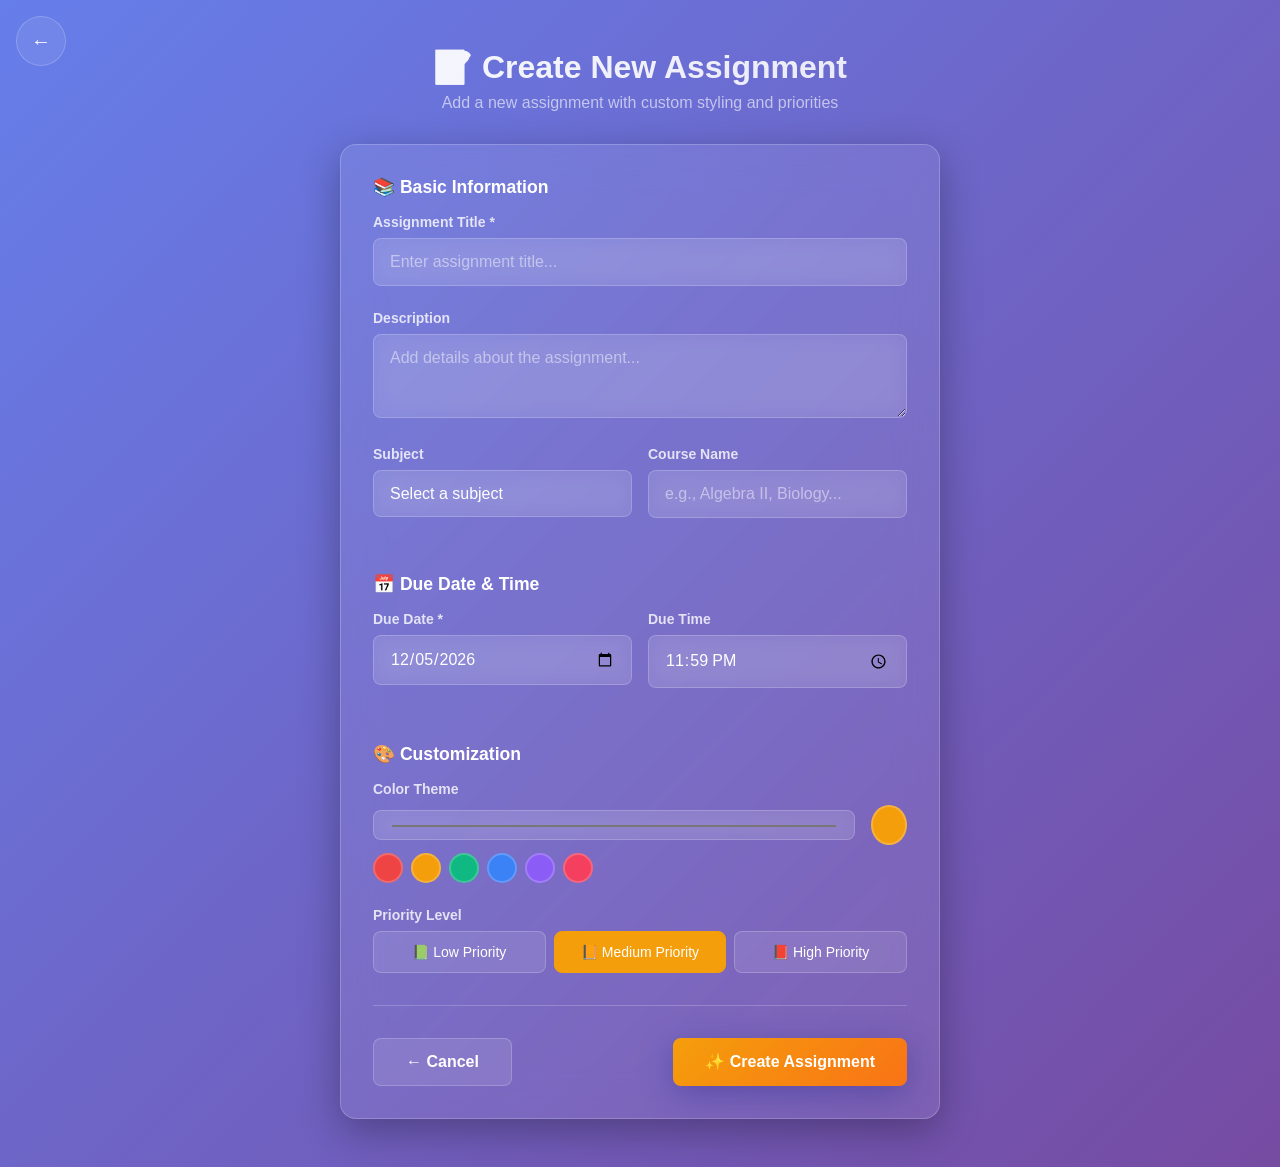
<file: create-assignment-enhanced.html>
<!DOCTYPE html>
<html lang="en">
<head>
    <meta charset="UTF-8">
    <meta name="viewport" content="width=device-width, initial-scale=1.0, user-scalable=no, viewport-fit=cover">
    <meta name="apple-mobile-web-app-capable" content="yes">
    <meta name="apple-mobile-web-app-status-bar-style" content="black-translucent">
    <meta name="theme-color" content="#667eea">
    <title>Create Assignment - HW Tracker</title>
    <link rel="stylesheet" href="styles.css">
    <link rel="stylesheet" href="animations.css">
    <link rel="stylesheet" href="settings.css">
    <style>
        .create-container {
            min-height: 100vh;
            padding: 1rem;
            background: linear-gradient(135deg, var(--primary-color) 0%, var(--secondary-color) 100%);
        }

        .create-header {
            text-align: center;
            margin-bottom: 2rem;
            padding-top: 2rem;
        }

        .create-header h1 {
            font-size: 2rem;
            font-weight: 700;
            background: linear-gradient(135deg, var(--text-primary), var(--text-secondary));
            -webkit-background-clip: text;
            -webkit-text-fill-color: transparent;
            background-clip: text;
            margin-bottom: 0.5rem;
        }

        .create-header p {
            color: var(--text-muted);
            font-size: 1rem;
        }

        .create-form {
            max-width: 600px;
            margin: 0 auto 2rem;
            padding: 2rem;
            background: var(--glass-bg);
            backdrop-filter: blur(20px);
            border: 1px solid var(--glass-border);
            border-radius: var(--border-radius);
            box-shadow: var(--shadow-heavy);
            animation: slideInUp 0.6s cubic-bezier(0.4, 0, 0.2, 1);
        }

        .form-section {
            margin-bottom: 2rem;
        }

        .form-section h3 {
            font-size: 1.1rem;
            font-weight: 600;
            color: var(--text-primary);
            margin-bottom: 1rem;
            display: flex;
            align-items: center;
            gap: 0.5rem;
        }

        .form-group {
            margin-bottom: 1.5rem;
        }

        .form-group label {
            display: block;
            margin-bottom: 0.5rem;
            font-weight: 600;
            color: var(--text-secondary);
            font-size: 0.875rem;
        }

        .form-group input,
        .form-group textarea,
        .form-group select {
            width: 100%;
            padding: 0.875rem 1rem;
            background: rgba(255, 255, 255, 0.1);
            border: 1px solid var(--glass-border);
            border-radius: var(--border-radius-small);
            color: var(--text-primary);
            font-size: 1rem;
            transition: var(--transition-smooth);
        }

        .form-group input::placeholder,
        .form-group textarea::placeholder {
            color: var(--text-muted);
        }

        .form-group input:focus,
        .form-group textarea:focus,
        .form-group select:focus {
            outline: none;
            border-color: var(--accent-color);
            box-shadow: 0 0 0 3px rgba(245, 158, 11, 0.1);
            background: rgba(255, 255, 255, 0.15);
        }

        .form-row {
            display: grid;
            grid-template-columns: 1fr 1fr;
            gap: 1rem;
        }

        .color-picker-group {
            display: flex;
            align-items: center;
            gap: 1rem;
        }

        .color-preview {
            width: 40px;
            height: 40px;
            border-radius: 50%;
            border: 2px solid var(--glass-border);
            cursor: pointer;
            transition: var(--transition-smooth);
        }

        .color-preview:hover {
            transform: scale(1.1);
            border-color: var(--accent-color);
        }

        .color-presets {
            display: flex;
            gap: 0.5rem;
            margin-top: 0.5rem;
        }

        .color-preset {
            width: 30px;
            height: 30px;
            border-radius: 50%;
            border: 2px solid var(--glass-border);
            cursor: pointer;
            transition: var(--transition-smooth);
        }

        .color-preset:hover {
            transform: scale(1.1);
            border-color: white;
        }

        .priority-selector {
            display: grid;
            grid-template-columns: repeat(3, 1fr);
            gap: 0.5rem;
            margin-top: 0.5rem;
        }

        .priority-option {
            padding: 0.75rem;
            background: rgba(255, 255, 255, 0.1);
            border: 1px solid var(--glass-border);
            border-radius: var(--border-radius-small);
            text-align: center;
            cursor: pointer;
            transition: var(--transition-smooth);
            font-size: 0.875rem;
        }

        .priority-option:hover {
            background: rgba(255, 255, 255, 0.15);
            transform: translateY(-1px);
        }

        .priority-option.selected {
            background: var(--accent-color);
            border-color: var(--accent-color);
            color: white;
        }

        .form-actions {
            display: flex;
            gap: 1rem;
            justify-content: space-between;
            margin-top: 2rem;
            padding-top: 2rem;
            border-top: 1px solid var(--glass-border);
        }

        .btn {
            padding: 0.875rem 2rem;
            border: none;
            border-radius: var(--border-radius-small);
            font-weight: 600;
            cursor: pointer;
            transition: var(--transition-bounce);
            font-size: 1rem;
            display: flex;
            align-items: center;
            gap: 0.5rem;
        }

        .btn-primary {
            background: linear-gradient(135deg, var(--accent-color), #f97316);
            color: white;
            box-shadow: var(--shadow-light);
        }

        .btn-primary:hover {
            transform: translateY(-2px) scale(1.02);
            box-shadow: var(--shadow-heavy);
        }

        .btn-secondary {
            background: rgba(255, 255, 255, 0.1);
            color: var(--text-primary);
            border: 1px solid var(--glass-border);
        }

        .btn-secondary:hover {
            background: rgba(255, 255, 255, 0.15);
            transform: translateY(-1px);
        }

        .back-btn {
            position: fixed;
            top: 1rem;
            left: 1rem;
            width: 50px;
            height: 50px;
            border-radius: 50%;
            background: var(--glass-bg);
            backdrop-filter: blur(20px);
            border: 1px solid var(--glass-border);
            color: var(--text-primary);
            cursor: pointer;
            display: flex;
            align-items: center;
            justify-content: center;
            font-size: 1.25rem;
            transition: var(--transition-smooth);
            z-index: 100;
        }

        .back-btn:hover {
            transform: scale(1.1);
            background: rgba(255, 255, 255, 0.15);
        }

        @media (max-width: 768px) {
            .create-form {
                margin: 1rem;
                padding: 1.5rem;
            }

            .form-row {
                grid-template-columns: 1fr;
            }

            .form-actions {
                flex-direction: column;
            }

            .priority-selector {
                grid-template-columns: 1fr;
            }
        }
    </style>
</head>
<body>
    <div class="create-container">
        <button class="back-btn" onclick="window.history.back()">←</button>
        
        <div class="create-header">
            <h1>📝 Create New Assignment</h1>
            <p>Add a new assignment with custom styling and priorities</p>
        </div>

        <form class="create-form" id="assignment-form">
            <!-- Basic Information -->
            <div class="form-section">
                <h3>📚 Basic Information</h3>
                
                <div class="form-group">
                    <label for="assignment-title">Assignment Title *</label>
                    <input type="text" id="assignment-title" placeholder="Enter assignment title..." required>
                </div>

                <div class="form-group">
                    <label for="assignment-description">Description</label>
                    <textarea id="assignment-description" rows="3" placeholder="Add details about the assignment..."></textarea>
                </div>

                <div class="form-row">
                    <div class="form-group">
                        <label for="assignment-subject">Subject</label>
                        <select id="assignment-subject">
                            <option value="">Select a subject</option>
                            <option value="math">Mathematics</option>
                            <option value="science">Science</option>
                            <option value="english">English</option>
                            <option value="history">History</option>
                            <option value="art">Art</option>
                            <option value="pe">Physical Education</option>
                            <option value="music">Music</option>
                            <option value="other">Other</option>
                        </select>
                    </div>

                    <div class="form-group">
                        <label for="assignment-course">Course Name</label>
                        <input type="text" id="assignment-course" placeholder="e.g., Algebra II, Biology...">
                    </div>
                </div>
            </div>

            <!-- Due Date & Time -->
            <div class="form-section">
                <h3>📅 Due Date & Time</h3>
                
                <div class="form-row">
                    <div class="form-group">
                        <label for="assignment-date">Due Date *</label>
                        <input type="date" id="assignment-date" required>
                    </div>

                    <div class="form-group">
                        <label for="assignment-time">Due Time</label>
                        <input type="time" id="assignment-time" value="23:59">
                    </div>
                </div>
            </div>

            <!-- Customization -->
            <div class="form-section">
                <h3>🎨 Customization</h3>
                
                <div class="form-group">
                    <label for="assignment-color">Color Theme</label>
                    <div class="color-picker-group">
                        <input type="color" id="assignment-color" value="#f59e0b">
                        <div class="color-preview" id="color-preview" style="background: #f59e0b;"></div>
                    </div>
                    <div class="color-presets">
                        <button type="button" class="color-preset" data-color="#ef4444" style="background: #ef4444;"></button>
                        <button type="button" class="color-preset" data-color="#f59e0b" style="background: #f59e0b;"></button>
                        <button type="button" class="color-preset" data-color="#10b981" style="background: #10b981;"></button>
                        <button type="button" class="color-preset" data-color="#3b82f6" style="background: #3b82f6;"></button>
                        <button type="button" class="color-preset" data-color="#8b5cf6" style="background: #8b5cf6;"></button>
                        <button type="button" class="color-preset" data-color="#f43f5e" style="background: #f43f5e;"></button>
                    </div>
                </div>

                <div class="form-group">
                    <label>Priority Level</label>
                    <div class="priority-selector">
                        <div class="priority-option" data-priority="low">
                            📗 Low Priority
                        </div>
                        <div class="priority-option selected" data-priority="medium">
                            📙 Medium Priority
                        </div>
                        <div class="priority-option" data-priority="high">
                            📕 High Priority
                        </div>
                    </div>
                </div>
            </div>

            <!-- Form Actions -->
            <div class="form-actions">
                <button type="button" class="btn btn-secondary" onclick="window.history.back()">
                    ← Cancel
                </button>
                <button type="submit" class="btn btn-primary">
                    ✨ Create Assignment
                </button>
            </div>
        </form>
    </div>

    <script>
        // Initialize form functionality
        document.addEventListener('DOMContentLoaded', () => {
            const form = document.getElementById('assignment-form');
            const colorInput = document.getElementById('assignment-color');
            const colorPreview = document.getElementById('color-preview');
            const colorPresets = document.querySelectorAll('.color-preset');
            const priorityOptions = document.querySelectorAll('.priority-option');
            const dateInput = document.getElementById('assignment-date');

            // Set default date to tomorrow
            const tomorrow = new Date();
            tomorrow.setDate(tomorrow.getDate() + 1);
            dateInput.value = tomorrow.toISOString().split('T')[0];

            // Color picker functionality
            colorInput.addEventListener('change', (e) => {
                colorPreview.style.background = e.target.value;
            });

            // Color preset functionality
            colorPresets.forEach(preset => {
                preset.addEventListener('click', () => {
                    const color = preset.dataset.color;
                    colorInput.value = color;
                    colorPreview.style.background = color;
                });
            });

            // Priority selection
            priorityOptions.forEach(option => {
                option.addEventListener('click', () => {
                    priorityOptions.forEach(opt => opt.classList.remove('selected'));
                    option.classList.add('selected');
                });
            });

            // Form submission
            form.addEventListener('submit', (e) => {
                e.preventDefault();
                
                const formData = {
                    id: 'assignment_' + Date.now(),
                    title: document.getElementById('assignment-title').value,
                    description: document.getElementById('assignment-description').value,
                    subject: document.getElementById('assignment-subject').value,
                    courseName: document.getElementById('assignment-course').value,
                    dueDate: document.getElementById('assignment-date').value,
                    dueTime: document.getElementById('assignment-time').value,
                    customColor: colorInput.value,
                    priority: document.querySelector('.priority-option.selected').dataset.priority,
                    completed: false,
                    source: 'manual',
                    createdDate: new Date().toISOString().split('T')[0],
                    lastModified: Date.now()
                };

                // Validate required fields
                if (!formData.title || !formData.dueDate) {
                    showNotification('Please fill in all required fields', 'error');
                    return;
                }

                // Save to localStorage
                const assignments = JSON.parse(localStorage.getItem('assignments')) || [];
                assignments.push(formData);
                localStorage.setItem('assignments', JSON.stringify(assignments));

                showNotification('Assignment created successfully! 🎉', 'success');
                
                // Redirect back to main app after a short delay
                setTimeout(() => {
                    window.location.href = 'index.html';
                }, 1500);
            });
        });

        function showNotification(message, type = 'info') {
            const notification = document.createElement('div');
            notification.className = `notification ${type}`;
            notification.textContent = message;
            
            document.body.appendChild(notification);
            
            setTimeout(() => {
                notification.style.animation = 'slideOutRight 0.3s ease-out forwards';
                setTimeout(() => {
                    if (notification.parentNode) {
                        notification.parentNode.removeChild(notification);
                    }
                }, 300);
            }, 3000);
        }
    </script>
</body>
</html>
</file>
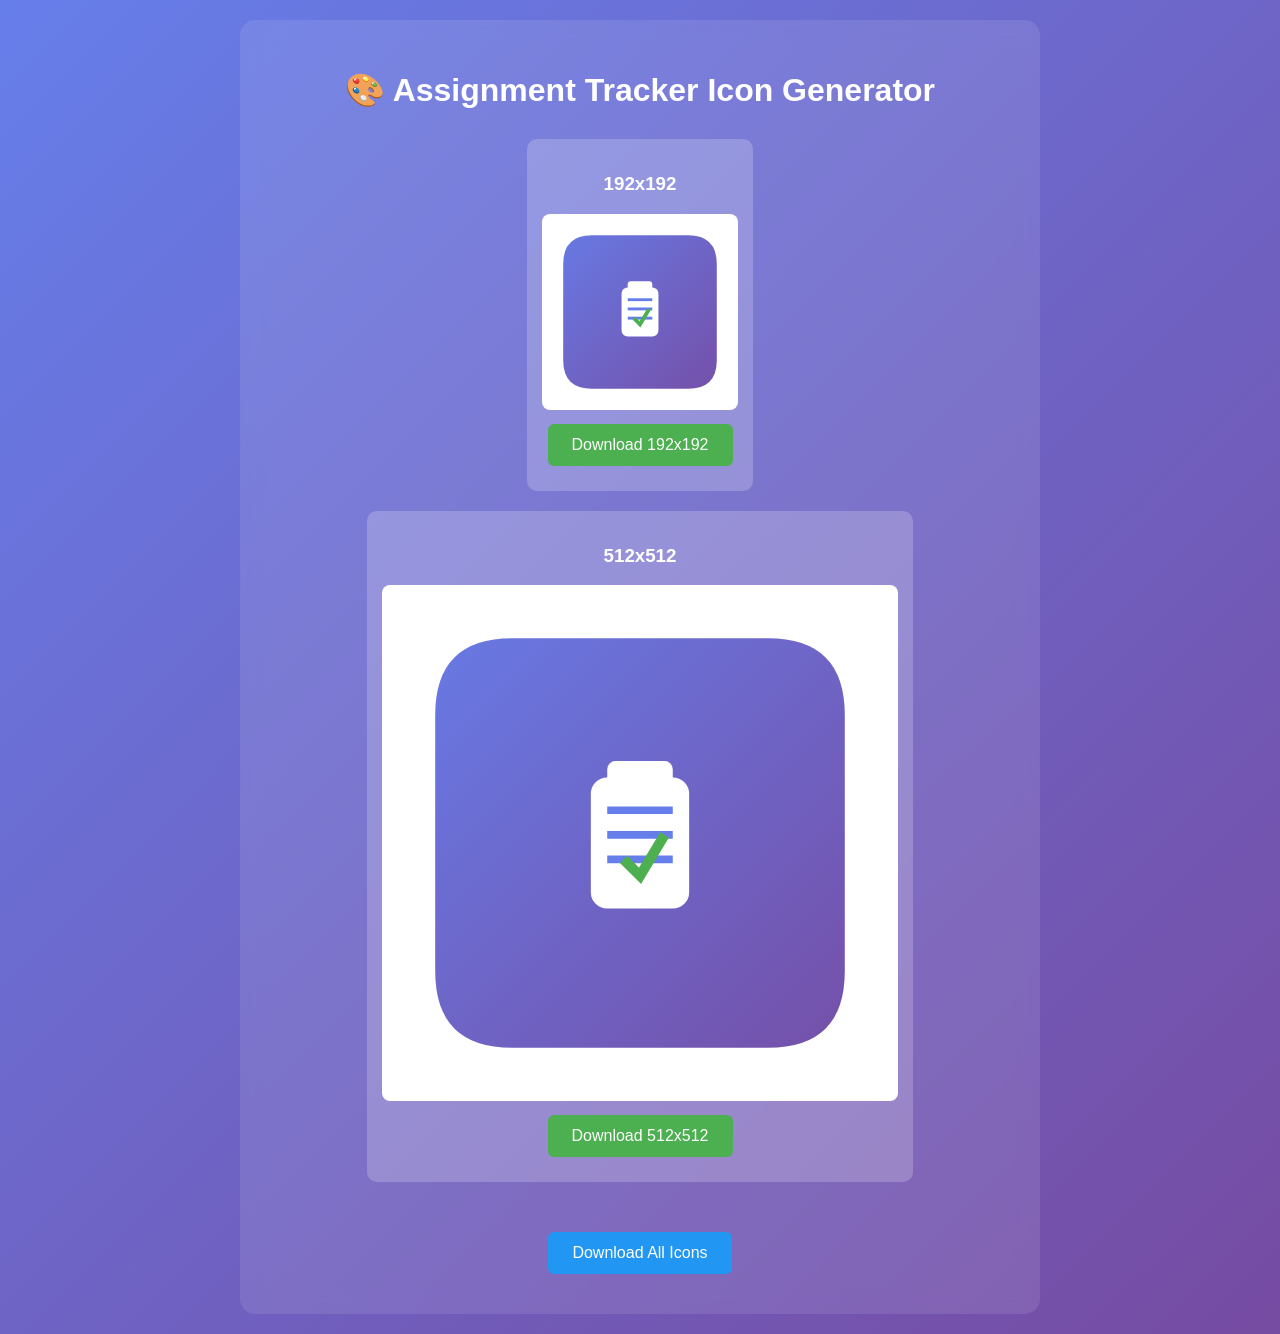
<file: create-icons.html>
<!DOCTYPE html>
<html lang="en">
<head>
    <meta charset="UTF-8">
    <meta name="viewport" content="width=device-width, initial-scale=1.0">
    <title>Icon Generator - Assignment Tracker</title>
    <style>
        body {
            font-family: Arial, sans-serif;
            max-width: 800px;
            margin: 0 auto;
            padding: 20px;
            background: linear-gradient(135deg, #667eea 0%, #764ba2 100%);
            color: white;
        }
        .container {
            background: rgba(255, 255, 255, 0.1);
            padding: 30px;
            border-radius: 15px;
            backdrop-filter: blur(10px);
        }
        h1 {
            text-align: center;
            margin-bottom: 30px;
        }
        .icon-preview {
            display: flex;
            justify-content: center;
            gap: 20px;
            margin: 30px 0;
            flex-wrap: wrap;
        }
        .icon-size {
            text-align: center;
            background: rgba(255, 255, 255, 0.2);
            padding: 15px;
            border-radius: 10px;
        }
        canvas {
            border: 2px solid rgba(255, 255, 255, 0.3);
            border-radius: 8px;
            background: white;
        }
        .download-btn {
            background: #4CAF50;
            color: white;
            padding: 12px 24px;
            border: none;
            border-radius: 6px;
            cursor: pointer;
            font-size: 16px;
            margin: 10px 5px;
            transition: background 0.3s;
        }
        .download-btn:hover {
            background: #45a049;
        }
        .download-all {
            background: #2196F3;
            margin-top: 20px;
        }
        .download-all:hover {
            background: #1976D2;
        }
    </style>
</head>
<body>
    <div class="container">
        <h1>🎨 Assignment Tracker Icon Generator</h1>
        
        <div class="icon-preview">
            <div class="icon-size">
                <h3>192x192</h3>
                <canvas id="canvas192" width="192" height="192"></canvas>
                <br>
                <button class="download-btn" onclick="downloadIcon(192)">Download 192x192</button>
            </div>
            <div class="icon-size">
                <h3>512x512</h3>
                <canvas id="canvas512" width="512" height="512"></canvas>
                <br>
                <button class="download-btn" onclick="downloadIcon(512)">Download 512x512</button>
            </div>
        </div>
        
        <div style="text-align: center;">
            <button class="download-btn download-all" onclick="downloadAllIcons()">Download All Icons</button>
        </div>
    </div>

    <script>
        function drawIcon(canvas, size) {
            const ctx = canvas.getContext('2d');
            const padding = size * 0.1;
            const iconSize = size - (padding * 2);
            
            // Background gradient
            const gradient = ctx.createLinearGradient(0, 0, size, size);
            gradient.addColorStop(0, '#667eea');
            gradient.addColorStop(1, '#764ba2');
            
            // Draw rounded rectangle background
            ctx.fillStyle = gradient;
            roundRect(ctx, padding, padding, iconSize, iconSize, size * 0.15);
            ctx.fill();
            
            // Draw assignment icon
            ctx.fillStyle = 'white';
            ctx.strokeStyle = 'white';
            ctx.lineWidth = size * 0.02;
            
            // Draw clipboard/assignment symbol
            const centerX = size / 2;
            const centerY = size / 2;
            const symbolSize = iconSize * 0.4;
            
            // Clipboard base
            ctx.beginPath();
            ctx.roundRect(centerX - symbolSize * 0.3, centerY - symbolSize * 0.4, 
                         symbolSize * 0.6, symbolSize * 0.8, symbolSize * 0.1);
            ctx.fill();
            
            // Clipboard top
            ctx.beginPath();
            ctx.roundRect(centerX - symbolSize * 0.2, centerY - symbolSize * 0.5, 
                         symbolSize * 0.4, symbolSize * 0.15, symbolSize * 0.05);
            ctx.fill();
            
            // Lines on clipboard
            ctx.strokeStyle = '#667eea';
            ctx.lineWidth = size * 0.015;
            for (let i = 0; i < 3; i++) {
                const y = centerY - symbolSize * 0.2 + (i * symbolSize * 0.15);
                ctx.beginPath();
                ctx.moveTo(centerX - symbolSize * 0.2, y);
                ctx.lineTo(centerX + symbolSize * 0.2, y);
                ctx.stroke();
            }
            
            // Checkmark
            ctx.strokeStyle = '#4CAF50';
            ctx.lineWidth = size * 0.02;
            ctx.beginPath();
            ctx.moveTo(centerX - symbolSize * 0.1, centerY + symbolSize * 0.1);
            ctx.lineTo(centerX, centerY + symbolSize * 0.2);
            ctx.lineTo(centerX + symbolSize * 0.15, centerY - symbolSize * 0.05);
            ctx.stroke();
        }
        
        function roundRect(ctx, x, y, width, height, radius) {
            ctx.beginPath();
            ctx.moveTo(x + radius, y);
            ctx.lineTo(x + width - radius, y);
            ctx.quadraticCurveTo(x + width, y, x + width, y + radius);
            ctx.lineTo(x + width, y + height - radius);
            ctx.quadraticCurveTo(x + width, y + height, x + width - radius, y + height);
            ctx.lineTo(x + radius, y + height);
            ctx.quadraticCurveTo(x, y + height, x, y + height - radius);
            ctx.lineTo(x, y + radius);
            ctx.quadraticCurveTo(x, y, x + radius, y);
            ctx.closePath();
        }
        
        function downloadIcon(size) {
            const canvas = document.getElementById(`canvas${size}`);
            const link = document.createElement('a');
            link.download = `icon-${size}x${size}.png`;
            link.href = canvas.toDataURL('image/png');
            link.click();
        }
        
        function downloadAllIcons() {
            downloadIcon(192);
            setTimeout(() => downloadIcon(512), 500);
        }
        
        // Initialize icons
        window.onload = function() {
            drawIcon(document.getElementById('canvas192'), 192);
            drawIcon(document.getElementById('canvas512'), 512);
        };
    </script>
</body>
</html>
</file>
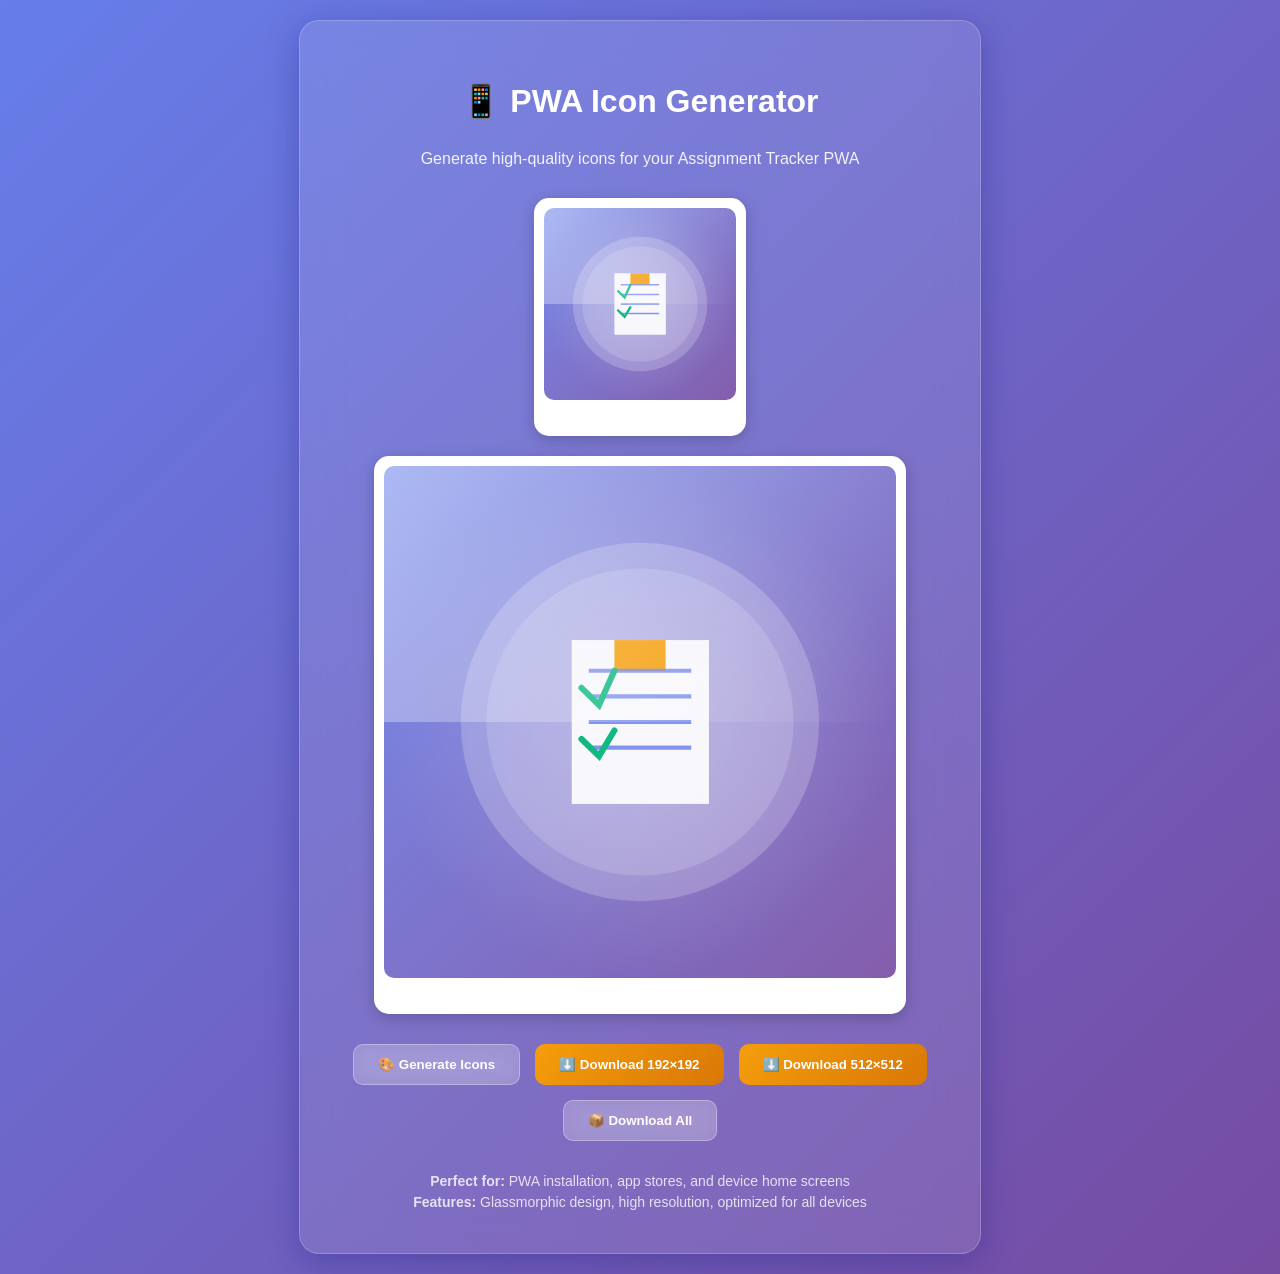
<file: create-pwa-icon.html>
<!DOCTYPE html>
<html lang="en">
<head>
    <meta charset="UTF-8">
    <meta name="viewport" content="width=device-width, initial-scale=1.0">
    <title>PWA Icon Generator - Assignment Tracker</title>
    <style>
        body {
            font-family: 'Segoe UI', Tahoma, Geneva, Verdana, sans-serif;
            background: linear-gradient(135deg, #667eea 0%, #764ba2 100%);
            margin: 0;
            padding: 20px;
            min-height: 100vh;
            display: flex;
            align-items: center;
            justify-content: center;
        }

        .container {
            background: rgba(255, 255, 255, 0.1);
            backdrop-filter: blur(20px);
            border-radius: 20px;
            padding: 40px;
            border: 1px solid rgba(255, 255, 255, 0.2);
            box-shadow: 0 8px 32px rgba(31, 38, 135, 0.37);
            text-align: center;
            max-width: 600px;
        }

        h1 {
            color: white;
            margin-bottom: 30px;
            font-size: 2rem;
        }

        .icon-preview {
            margin: 30px 0;
            display: flex;
            gap: 20px;
            justify-content: center;
            flex-wrap: wrap;
        }

        .icon-size {
            background: white;
            border-radius: 15px;
            padding: 10px;
            box-shadow: 0 4px 15px rgba(0, 0, 0, 0.2);
        }

        canvas {
            border-radius: 10px;
            display: block;
        }

        .size-label {
            color: white;
            font-size: 0.875rem;
            margin-top: 10px;
            font-weight: 600;
        }

        .controls {
            margin: 30px 0;
            display: flex;
            gap: 15px;
            justify-content: center;
            flex-wrap: wrap;
        }

        button {
            background: rgba(255, 255, 255, 0.2);
            border: 1px solid rgba(255, 255, 255, 0.3);
            color: white;
            padding: 12px 24px;
            border-radius: 10px;
            cursor: pointer;
            font-weight: 600;
            transition: all 0.3s ease;
            backdrop-filter: blur(10px);
        }

        button:hover {
            background: rgba(255, 255, 255, 0.3);
            transform: translateY(-2px);
        }

        .download-btn {
            background: linear-gradient(135deg, #f59e0b, #d97706);
            border: none;
        }

        .download-btn:hover {
            background: linear-gradient(135deg, #d97706, #b45309);
        }

        .info {
            color: rgba(255, 255, 255, 0.8);
            font-size: 0.875rem;
            margin-top: 20px;
            line-height: 1.5;
        }
    </style>
</head>
<body>
    <div class="container">
        <h1>📱 PWA Icon Generator</h1>
        <p style="color: rgba(255, 255, 255, 0.9); margin-bottom: 30px;">
            Generate high-quality icons for your Assignment Tracker PWA
        </p>

        <div class="icon-preview">
            <div class="icon-size">
                <canvas id="icon192" width="192" height="192"></canvas>
                <div class="size-label">192×192</div>
            </div>
            <div class="icon-size">
                <canvas id="icon512" width="512" height="512"></canvas>
                <div class="size-label">512×512</div>
            </div>
        </div>

        <div class="controls">
            <button onclick="generateIcons()">🎨 Generate Icons</button>
            <button class="download-btn" onclick="downloadIcon(192)">⬇️ Download 192×192</button>
            <button class="download-btn" onclick="downloadIcon(512)">⬇️ Download 512×512</button>
            <button onclick="downloadAll()">📦 Download All</button>
        </div>

        <div class="info">
            <strong>Perfect for:</strong> PWA installation, app stores, and device home screens<br>
            <strong>Features:</strong> Glassmorphic design, high resolution, optimized for all devices
        </div>
    </div>

    <script>
        function drawIcon(canvas, size) {
            const ctx = canvas.getContext('2d');
            const scale = size / 512;
            
            // Clear canvas
            ctx.clearRect(0, 0, size, size);
            
            // Background gradient
            const gradient = ctx.createLinearGradient(0, 0, size, size);
            gradient.addColorStop(0, '#667eea');
            gradient.addColorStop(1, '#764ba2');
            ctx.fillStyle = gradient;
            ctx.fillRect(0, 0, size, size);
            
            // Glassmorphic overlay
            const glassGradient = ctx.createRadialGradient(size/2, size/2, 0, size/2, size/2, size/2);
            glassGradient.addColorStop(0, 'rgba(255, 255, 255, 0.3)');
            glassGradient.addColorStop(1, 'rgba(255, 255, 255, 0.1)');
            ctx.fillStyle = glassGradient;
            ctx.fillRect(0, 0, size, size);
            
            // Main icon background circle
            ctx.beginPath();
            ctx.arc(size/2, size/2, size * 0.35, 0, 2 * Math.PI);
            ctx.fillStyle = 'rgba(255, 255, 255, 0.2)';
            ctx.fill();
            
            // Inner circle with stronger glass effect
            ctx.beginPath();
            ctx.arc(size/2, size/2, size * 0.3, 0, 2 * Math.PI);
            ctx.fillStyle = 'rgba(255, 255, 255, 0.15)';
            ctx.fill();
            
            // Assignment icon - clipboard
            const centerX = size / 2;
            const centerY = size / 2;
            const iconSize = size * 0.4;
            
            // Clipboard background
            ctx.fillStyle = 'rgba(255, 255, 255, 0.9)';
            ctx.fillRect(centerX - iconSize/3, centerY - iconSize/2.5, iconSize * 0.67, iconSize * 0.8);
            
            // Clipboard clip
            ctx.fillStyle = 'rgba(245, 158, 11, 1)';
            ctx.fillRect(centerX - iconSize/8, centerY - iconSize/2.5, iconSize * 0.25, iconSize * 0.15);
            
            // Assignment lines
            ctx.strokeStyle = 'rgba(102, 126, 234, 0.8)';
            ctx.lineWidth = size * 0.008;
            
            for (let i = 0; i < 4; i++) {
                const y = centerY - iconSize/4 + (i * iconSize/8);
                ctx.beginPath();
                ctx.moveTo(centerX - iconSize/4, y);
                ctx.lineTo(centerX + iconSize/4, y);
                ctx.stroke();
            }
            
            // Checkmarks
            ctx.strokeStyle = 'rgba(16, 185, 129, 1)';
            ctx.lineWidth = size * 0.012;
            ctx.lineCap = 'round';
            
            // First checkmark
            ctx.beginPath();
            ctx.moveTo(centerX - iconSize/3.5, centerY - iconSize/6);
            ctx.lineTo(centerX - iconSize/5, centerY - iconSize/12);
            ctx.lineTo(centerX - iconSize/8, centerY - iconSize/4);
            ctx.stroke();
            
            // Second checkmark
            ctx.beginPath();
            ctx.moveTo(centerX - iconSize/3.5, centerY + iconSize/12);
            ctx.lineTo(centerX - iconSize/5, centerY + iconSize/6);
            ctx.lineTo(centerX - iconSize/8, centerY + iconSize/24);
            ctx.stroke();
            
            // Highlight effect
            const highlightGradient = ctx.createLinearGradient(0, 0, size, size/2);
            highlightGradient.addColorStop(0, 'rgba(255, 255, 255, 0.4)');
            highlightGradient.addColorStop(1, 'rgba(255, 255, 255, 0)');
            ctx.fillStyle = highlightGradient;
            ctx.fillRect(0, 0, size, size/2);
        }

        function generateIcons() {
            const canvas192 = document.getElementById('icon192');
            const canvas512 = document.getElementById('icon512');
            
            drawIcon(canvas192, 192);
            drawIcon(canvas512, 512);
        }

        function downloadIcon(size) {
            const canvas = document.getElementById(`icon${size}`);
            const link = document.createElement('a');
            link.download = `icon-${size}x${size}.png`;
            link.href = canvas.toDataURL('image/png');
            link.click();
        }

        function downloadAll() {
            downloadIcon(192);
            setTimeout(() => downloadIcon(512), 500);
        }

        // Generate icons on page load
        window.addEventListener('load', generateIcons);
    </script>
</body>
</html>
</file>
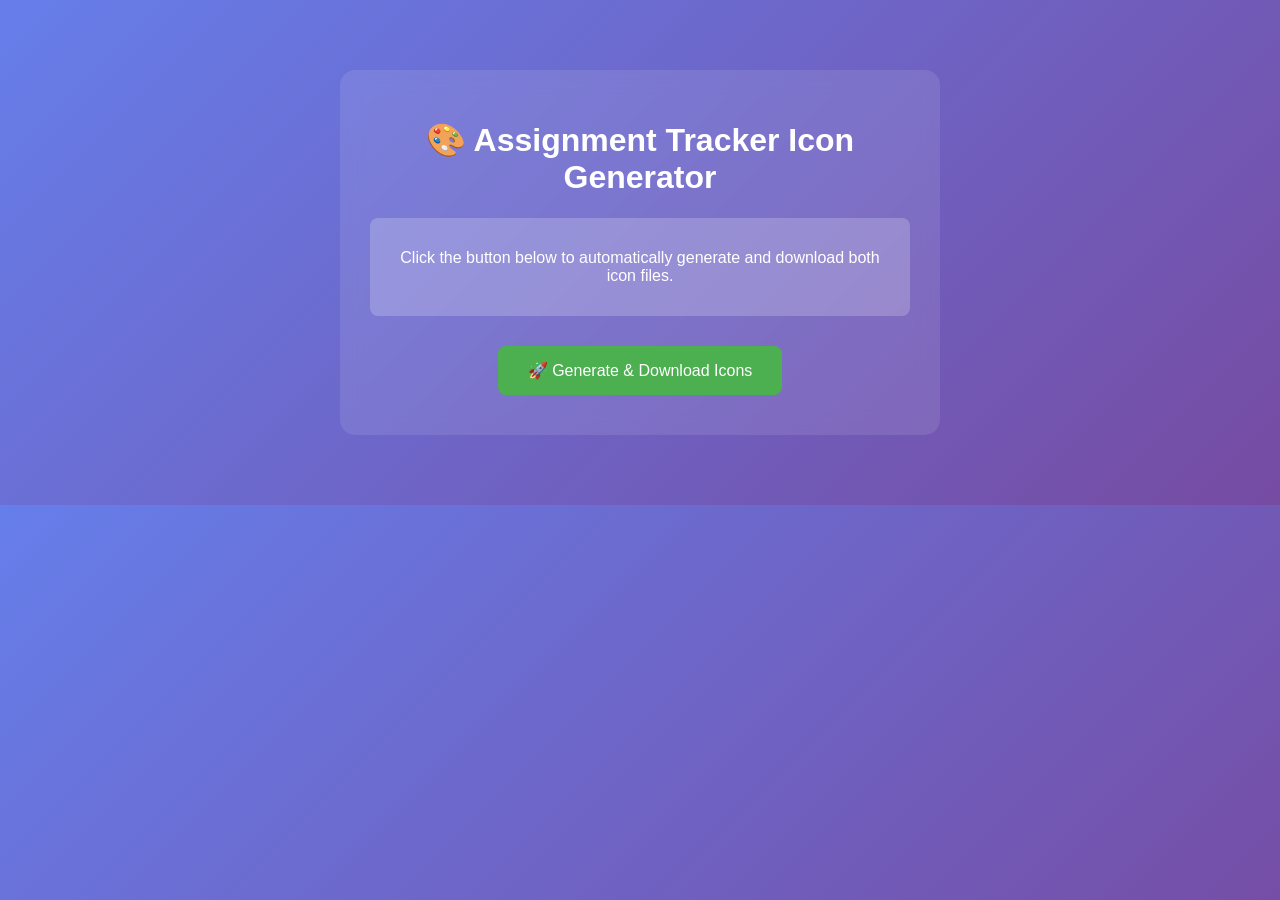
<file: generate-icons-simple.html>
<!DOCTYPE html>
<html lang="en">
<head>
    <meta charset="UTF-8">
    <meta name="viewport" content="width=device-width, initial-scale=1.0">
    <title>Auto Icon Generator - Assignment Tracker</title>
    <style>
        body {
            font-family: Arial, sans-serif;
            max-width: 600px;
            margin: 50px auto;
            padding: 20px;
            background: linear-gradient(135deg, #667eea 0%, #764ba2 100%);
            color: white;
            text-align: center;
        }
        .container {
            background: rgba(255, 255, 255, 0.1);
            padding: 30px;
            border-radius: 15px;
            backdrop-filter: blur(10px);
        }
        .status {
            margin: 20px 0;
            padding: 15px;
            border-radius: 8px;
            background: rgba(255, 255, 255, 0.2);
        }
        .success { background: rgba(76, 175, 80, 0.3); }
        .error { background: rgba(244, 67, 54, 0.3); }
        button {
            background: #4CAF50;
            color: white;
            padding: 15px 30px;
            border: none;
            border-radius: 8px;
            cursor: pointer;
            font-size: 16px;
            margin: 10px;
            transition: background 0.3s;
        }
        button:hover {
            background: #45a049;
        }
        .icon-preview {
            display: flex;
            justify-content: center;
            gap: 20px;
            margin: 20px 0;
            flex-wrap: wrap;
        }
        canvas {
            border: 2px solid rgba(255, 255, 255, 0.3);
            border-radius: 8px;
            background: white;
        }
    </style>
</head>
<body>
    <div class="container">
        <h1>🎨 Assignment Tracker Icon Generator</h1>
        
        <div class="status" id="status">
            <p>Click the button below to automatically generate and download both icon files.</p>
        </div>
        
        <div class="icon-preview" id="preview" style="display: none;">
            <div>
                <h3>192x192</h3>
                <canvas id="canvas192" width="192" height="192"></canvas>
            </div>
            <div>
                <h3>512x512</h3>
                <canvas id="canvas512" width="512" height="512"></canvas>
            </div>
        </div>
        
        <button onclick="generateAndDownloadIcons()">🚀 Generate & Download Icons</button>
        
        <div class="status" id="instructions" style="display: none;">
            <h3>✅ Icons Generated Successfully!</h3>
            <p>Both icon files have been downloaded to your Downloads folder.</p>
            <p><strong>Next Steps:</strong></p>
            <ol style="text-align: left; max-width: 400px; margin: 0 auto;">
                <li>Move the downloaded icon files to your project folder</li>
                <li>Rename them to: <code>icon-192x192.png</code> and <code>icon-512x512.png</code></li>
                <li>Use PWA Builder to generate your APK</li>
            </ol>
        </div>
    </div>

    <script>
        function drawIcon(canvas, size) {
            const ctx = canvas.getContext('2d');
            const padding = size * 0.1;
            const iconSize = size - (padding * 2);
            
            // Background gradient
            const gradient = ctx.createLinearGradient(0, 0, size, size);
            gradient.addColorStop(0, '#667eea');
            gradient.addColorStop(1, '#764ba2');
            
            // Draw rounded rectangle background
            ctx.fillStyle = gradient;
            roundRect(ctx, padding, padding, iconSize, iconSize, size * 0.15);
            ctx.fill();
            
            // Draw assignment icon
            ctx.fillStyle = 'white';
            ctx.strokeStyle = 'white';
            ctx.lineWidth = size * 0.02;
            
            // Draw clipboard/assignment symbol
            const centerX = size / 2;
            const centerY = size / 2;
            const symbolSize = iconSize * 0.4;
            
            // Clipboard base
            ctx.beginPath();
            roundRect(ctx, centerX - symbolSize * 0.3, centerY - symbolSize * 0.4, 
                     symbolSize * 0.6, symbolSize * 0.8, symbolSize * 0.1);
            ctx.fill();
            
            // Clipboard top
            ctx.beginPath();
            roundRect(ctx, centerX - symbolSize * 0.2, centerY - symbolSize * 0.5, 
                     symbolSize * 0.4, symbolSize * 0.15, symbolSize * 0.05);
            ctx.fill();
            
            // Lines on clipboard
            ctx.strokeStyle = '#667eea';
            ctx.lineWidth = size * 0.015;
            for (let i = 0; i < 3; i++) {
                const y = centerY - symbolSize * 0.2 + (i * symbolSize * 0.15);
                ctx.beginPath();
                ctx.moveTo(centerX - symbolSize * 0.2, y);
                ctx.lineTo(centerX + symbolSize * 0.2, y);
                ctx.stroke();
            }
            
            // Checkmark
            ctx.strokeStyle = '#4CAF50';
            ctx.lineWidth = size * 0.02;
            ctx.beginPath();
            ctx.moveTo(centerX - symbolSize * 0.1, centerY + symbolSize * 0.1);
            ctx.lineTo(centerX, centerY + symbolSize * 0.2);
            ctx.lineTo(centerX + symbolSize * 0.15, centerY - symbolSize * 0.05);
            ctx.stroke();
        }
        
        function roundRect(ctx, x, y, width, height, radius) {
            ctx.beginPath();
            ctx.moveTo(x + radius, y);
            ctx.lineTo(x + width - radius, y);
            ctx.quadraticCurveTo(x + width, y, x + width, y + radius);
            ctx.lineTo(x + width, y + height - radius);
            ctx.quadraticCurveTo(x + width, y + height, x + width - radius, y + height);
            ctx.lineTo(x + radius, y + height);
            ctx.quadraticCurveTo(x, y + height, x, y + height - radius);
            ctx.lineTo(x, y + radius);
            ctx.quadraticCurveTo(x, y, x + radius, y);
            ctx.closePath();
        }
        
        function downloadIcon(size) {
            const canvas = document.getElementById(`canvas${size}`);
            const link = document.createElement('a');
            link.download = `icon-${size}x${size}.png`;
            link.href = canvas.toDataURL('image/png');
            link.click();
        }
        
        function generateAndDownloadIcons() {
            const status = document.getElementById('status');
            const preview = document.getElementById('preview');
            const instructions = document.getElementById('instructions');
            
            try {
                // Generate icons
                drawIcon(document.getElementById('canvas192'), 192);
                drawIcon(document.getElementById('canvas512'), 512);
                
                // Show preview
                preview.style.display = 'flex';
                
                // Download icons
                downloadIcon(192);
                setTimeout(() => downloadIcon(512), 500);
                
                // Update status
                status.innerHTML = '<p>✅ Icons generated successfully!</p>';
                status.className = 'status success';
                
                // Show instructions
                setTimeout(() => {
                    instructions.style.display = 'block';
                }, 1000);
                
            } catch (error) {
                status.innerHTML = '<p>❌ Error generating icons: ' + error.message + '</p>';
                status.className = 'status error';
            }
        }
        
        // Auto-generate on page load
        window.onload = function() {
            drawIcon(document.getElementById('canvas192'), 192);
            drawIcon(document.getElementById('canvas512'), 512);
        };
    </script>
</body>
</html>
</file>
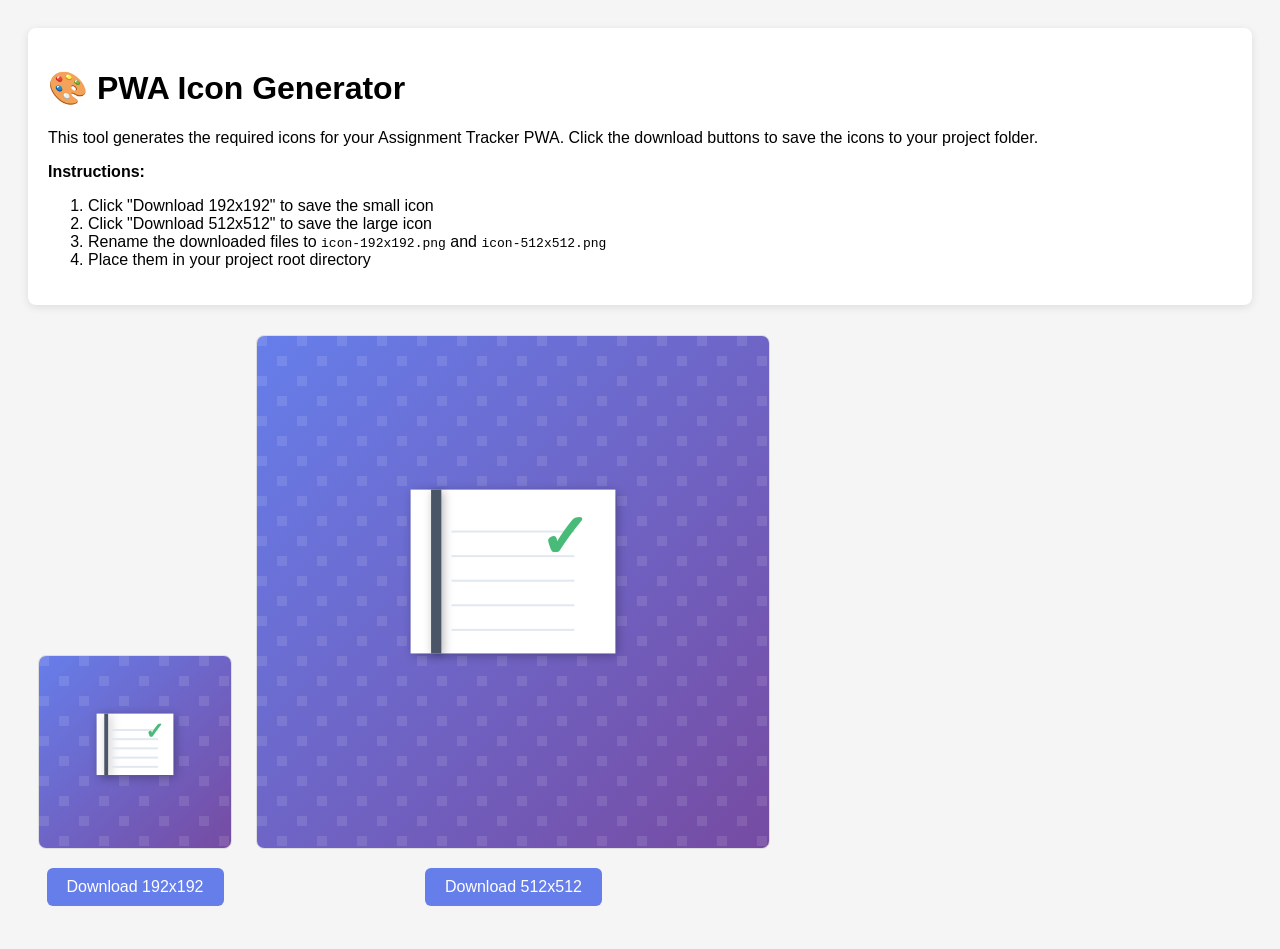
<file: generate-icons.html>
<!DOCTYPE html>
<html>
<head>
    <title>PWA Icon Generator</title>
    <style>
        body {
            font-family: Arial, sans-serif;
            padding: 20px;
            background: #f5f5f5;
        }
        .icon-container {
            display: inline-block;
            margin: 10px;
            text-align: center;
        }
        canvas {
            border: 1px solid #ddd;
            border-radius: 8px;
            margin-bottom: 10px;
        }
        .download-btn {
            background: #667eea;
            color: white;
            border: none;
            padding: 10px 20px;
            border-radius: 6px;
            cursor: pointer;
            text-decoration: none;
            display: inline-block;
            margin: 5px;
        }
        .download-btn:hover {
            background: #5a67d8;
        }
        .instructions {
            background: white;
            padding: 20px;
            border-radius: 8px;
            margin-bottom: 20px;
            box-shadow: 0 2px 8px rgba(0,0,0,0.1);
        }
    </style>
</head>
<body>
    <div class="instructions">
        <h1>🎨 PWA Icon Generator</h1>
        <p>This tool generates the required icons for your Assignment Tracker PWA. Click the download buttons to save the icons to your project folder.</p>
        <p><strong>Instructions:</strong></p>
        <ol>
            <li>Click "Download 192x192" to save the small icon</li>
            <li>Click "Download 512x512" to save the large icon</li>
            <li>Rename the downloaded files to <code>icon-192x192.png</code> and <code>icon-512x512.png</code></li>
            <li>Place them in your project root directory</li>
        </ol>
    </div>

    <div class="icon-container">
        <canvas id="icon192" width="192" height="192"></canvas>
        <br>
        <a href="#" class="download-btn" onclick="downloadIcon('icon192', 'icon-192x192.png')">Download 192x192</a>
    </div>

    <div class="icon-container">
        <canvas id="icon512" width="512" height="512"></canvas>
        <br>
        <a href="#" class="download-btn" onclick="downloadIcon('icon512', 'icon-512x512.png')">Download 512x512</a>
    </div>

    <script>
        function createIcon(canvasId, size) {
            const canvas = document.getElementById(canvasId);
            const ctx = canvas.getContext('2d');
            
            // Create gradient background
            const gradient = ctx.createLinearGradient(0, 0, size, size);
            gradient.addColorStop(0, '#667eea');
            gradient.addColorStop(1, '#764ba2');
            
            // Fill background
            ctx.fillStyle = gradient;
            ctx.fillRect(0, 0, size, size);
            
            // Add subtle pattern
            ctx.fillStyle = 'rgba(255, 255, 255, 0.1)';
            for (let i = 0; i < size; i += 20) {
                for (let j = 0; j < size; j += 20) {
                    if ((i + j) % 40 === 0) {
                        ctx.fillRect(i, j, 10, 10);
                    }
                }
            }
            
            // Add main icon (assignment/notebook)
            ctx.fillStyle = 'white';
            ctx.shadowColor = 'rgba(0, 0, 0, 0.3)';
            ctx.shadowBlur = 10;
            ctx.shadowOffsetX = 2;
            ctx.shadowOffsetY = 2;
            
            // Draw notebook/assignment icon
            const iconSize = size * 0.4;
            const iconX = size / 2 - iconSize / 2;
            const iconY = size / 2 - iconSize / 2;
            
            // Notebook base
            ctx.fillRect(iconX, iconY, iconSize, iconSize * 0.8);
            
            // Notebook binding
            ctx.fillStyle = '#4a5568';
            ctx.fillRect(iconX + iconSize * 0.1, iconY, iconSize * 0.05, iconSize * 0.8);
            
            // Lines on notebook
            ctx.fillStyle = '#e2e8f0';
            ctx.shadowBlur = 0;
            ctx.shadowOffsetX = 0;
            ctx.shadowOffsetY = 0;
            
            for (let i = 0; i < 5; i++) {
                const lineY = iconY + iconSize * 0.2 + i * iconSize * 0.12;
                ctx.fillRect(iconX + iconSize * 0.2, lineY, iconSize * 0.6, 2);
            }
            
            // Checkmark
            ctx.fillStyle = '#48bb78';
            ctx.font = `bold ${iconSize * 0.3}px Arial`;
            ctx.textAlign = 'center';
            ctx.textBaseline = 'middle';
            ctx.fillText('✓', iconX + iconSize * 0.75, iconY + iconSize * 0.25);
        }
        
        function downloadIcon(canvasId, filename) {
            const canvas = document.getElementById(canvasId);
            const link = document.createElement('a');
            link.download = filename;
            link.href = canvas.toDataURL('image/png');
            link.click();
        }
        
        // Generate icons
        createIcon('icon192', 192);
        createIcon('icon512', 512);
        
        console.log('🎨 Icons generated successfully!');
    </script>
</body>
</html>
</file>
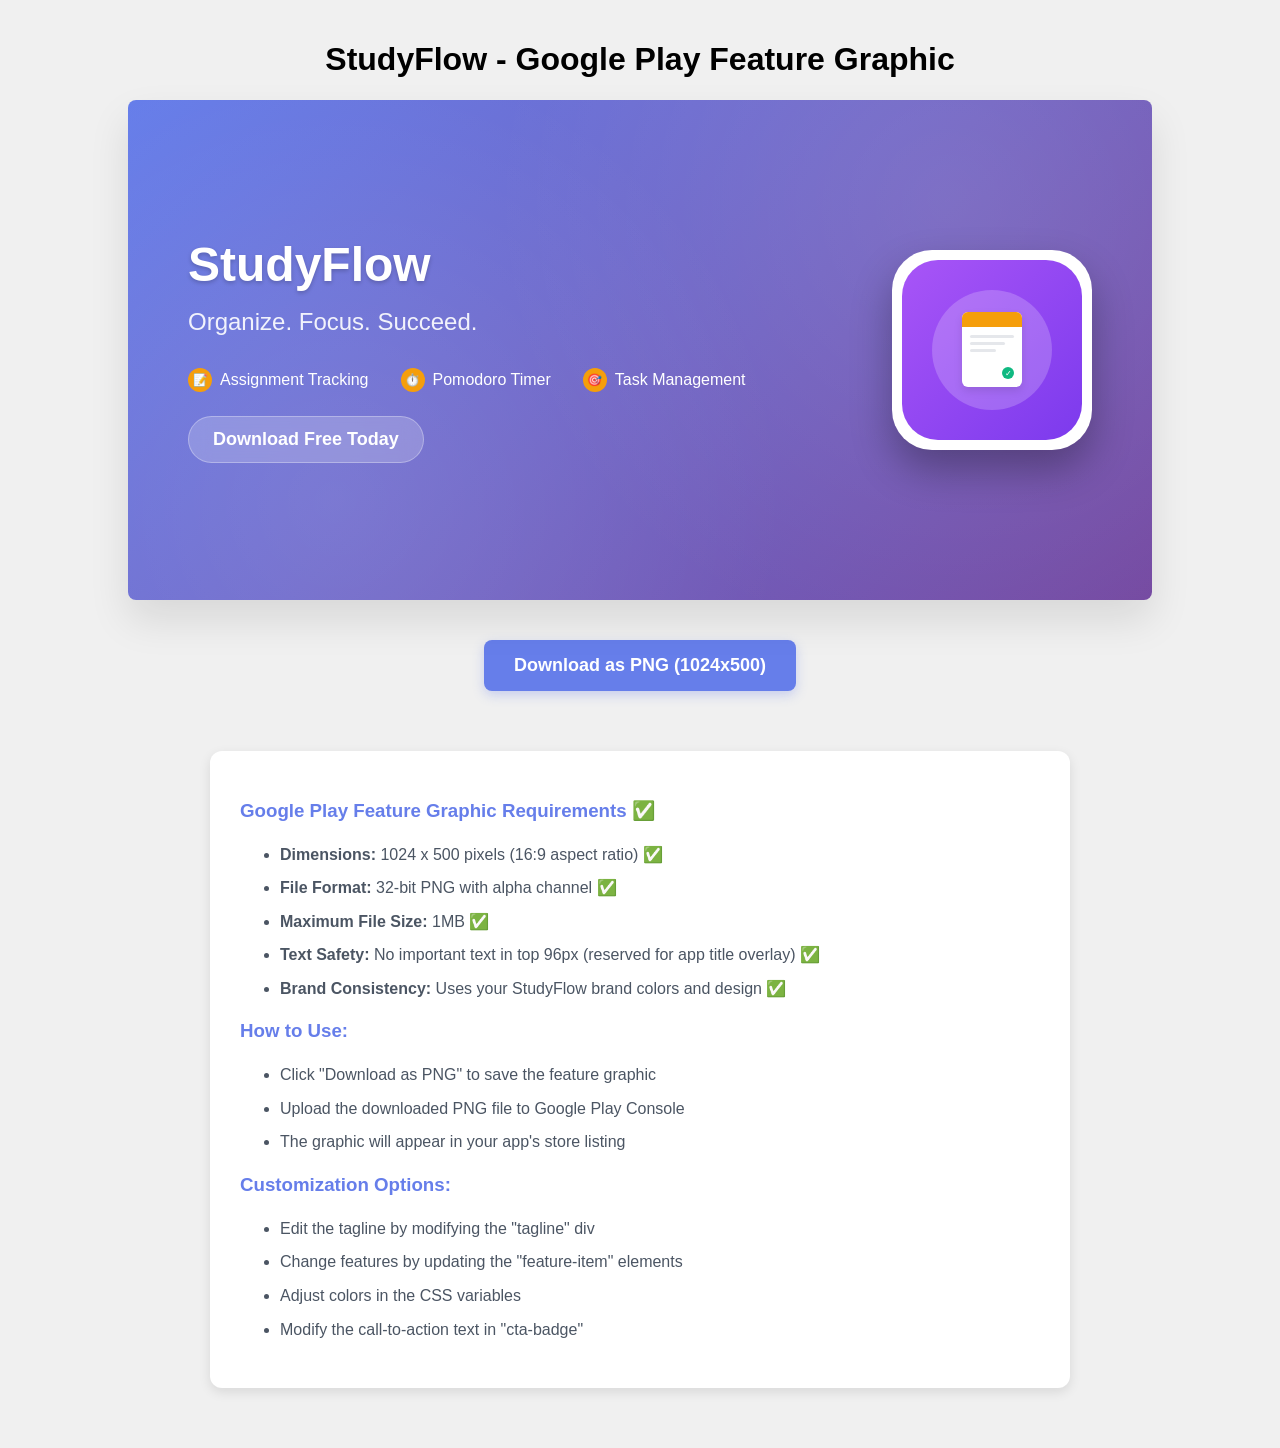
<file: google-play-feature-graphic.html>
<!DOCTYPE html>
<html lang="en">
<head>
    <meta charset="UTF-8">
    <meta name="viewport" content="width=device-width, initial-scale=1.0">
    <title>StudyFlow - Google Play Feature Graphic Generator</title>
    <style>
        body {
            margin: 0;
            padding: 20px;
            background: #f0f0f0;
            font-family: -apple-system, BlinkMacSystemFont, 'Segoe UI', Roboto, sans-serif;
        }

        .container {
            max-width: 1200px;
            margin: 0 auto;
            text-align: center;
        }

        .feature-graphic {
            width: 1024px;
            height: 500px;
            background: linear-gradient(135deg, #667eea 0%, #764ba2 100%);
            position: relative;
            margin: 20px auto;
            border-radius: 8px;
            overflow: hidden;
            box-shadow: 0 20px 40px rgba(0,0,0,0.1);
        }

        .background-pattern {
            position: absolute;
            top: 0;
            left: 0;
            right: 0;
            bottom: 0;
            background-image: 
                radial-gradient(circle at 20% 80%, rgba(255,255,255,0.1) 0%, transparent 50%),
                radial-gradient(circle at 80% 20%, rgba(255,255,255,0.1) 0%, transparent 50%);
        }

        .content-area {
            position: relative;
            z-index: 2;
            height: 100%;
            display: flex;
            align-items: center;
            padding: 0 60px;
        }

        .left-content {
            flex: 1;
            text-align: left;
            padding-right: 40px;
        }

        .app-title {
            font-size: 48px;
            font-weight: 700;
            color: white;
            margin-bottom: 16px;
            text-shadow: 0 2px 4px rgba(0,0,0,0.2);
        }

        .tagline {
            font-size: 24px;
            color: rgba(255,255,255,0.9);
            margin-bottom: 32px;
            font-weight: 300;
        }

        .features {
            display: flex;
            gap: 32px;
            margin-bottom: 24px;
        }

        .feature-item {
            display: flex;
            align-items: center;
            gap: 8px;
            color: white;
            font-size: 16px;
            font-weight: 500;
        }

        .feature-icon {
            width: 24px;
            height: 24px;
            background: #f59e0b;
            border-radius: 50%;
            display: flex;
            align-items: center;
            justify-content: center;
            font-size: 12px;
            color: white;
        }

        .cta-badge {
            background: rgba(255,255,255,0.2);
            backdrop-filter: blur(10px);
            border: 1px solid rgba(255,255,255,0.3);
            border-radius: 24px;
            padding: 12px 24px;
            color: white;
            font-weight: 600;
            font-size: 18px;
            display: inline-block;
        }

        .right-content {
            flex-shrink: 0;
            display: flex;
            align-items: center;
            justify-content: center;
        }

        .app-icon {
            width: 200px;
            height: 200px;
            border-radius: 40px;
            box-shadow: 0 20px 40px rgba(0,0,0,0.3);
            background: white;
            display: flex;
            align-items: center;
            justify-content: center;
            position: relative;
        }

        .icon-bg {
            width: 180px;
            height: 180px;
            background: linear-gradient(135deg, #a855f7 0%, #7c3aed 100%);
            border-radius: 36px;
            display: flex;
            align-items: center;
            justify-content: center;
            position: relative;
        }

        .icon-inner {
            width: 120px;
            height: 120px;
            background: rgba(255,255,255,0.2);
            border-radius: 50%;
            display: flex;
            align-items: center;
            justify-content: center;
        }

        .document-icon {
            width: 60px;
            height: 75px;
            background: white;
            border-radius: 6px;
            position: relative;
            box-shadow: 0 4px 8px rgba(0,0,0,0.1);
        }

        .document-header {
            height: 15px;
            background: #f59e0b;
            border-radius: 6px 6px 0 0;
            margin-bottom: 8px;
        }

        .document-lines {
            padding: 0 8px;
        }

        .document-line {
            height: 3px;
            background: #e5e7eb;
            margin-bottom: 4px;
            border-radius: 2px;
        }

        .document-line:nth-child(2) {
            width: 80%;
        }

        .document-line:nth-child(3) {
            width: 60%;
        }

        .checkmark {
            position: absolute;
            bottom: 8px;
            right: 8px;
            width: 12px;
            height: 12px;
            background: #10b981;
            border-radius: 50%;
            display: flex;
            align-items: center;
            justify-content: center;
            color: white;
            font-size: 8px;
        }

        .download-btn {
            background: #667eea;
            color: white;
            border: none;
            padding: 15px 30px;
            border-radius: 8px;
            font-size: 18px;
            font-weight: 600;
            cursor: pointer;
            margin: 20px;
            box-shadow: 0 4px 12px rgba(102, 126, 234, 0.3);
            transition: all 0.3s ease;
        }

        .download-btn:hover {
            transform: translateY(-2px);
            box-shadow: 0 6px 20px rgba(102, 126, 234, 0.4);
        }

        .instructions {
            max-width: 800px;
            margin: 40px auto;
            text-align: left;
            background: white;
            padding: 30px;
            border-radius: 12px;
            box-shadow: 0 4px 12px rgba(0,0,0,0.1);
        }

        .instructions h3 {
            color: #667eea;
            margin-bottom: 20px;
        }

        .instructions ul {
            line-height: 1.6;
            color: #4b5563;
        }

        .instructions li {
            margin-bottom: 8px;
        }
    </style>
</head>
<body>
    <div class="container">
        <h1>StudyFlow - Google Play Feature Graphic</h1>
        
        <div class="feature-graphic" id="featureGraphic">
            <div class="background-pattern"></div>
            <div class="content-area">
                <div class="left-content">
                    <div class="app-title">StudyFlow</div>
                    <div class="tagline">Organize. Focus. Succeed.</div>
                    <div class="features">
                        <div class="feature-item">
                            <div class="feature-icon">📝</div>
                            <span>Assignment Tracking</span>
                        </div>
                        <div class="feature-item">
                            <div class="feature-icon">⏱️</div>
                            <span>Pomodoro Timer</span>
                        </div>
                        <div class="feature-item">
                            <div class="feature-icon">🎯</div>
                            <span>Task Management</span>
                        </div>
                    </div>
                    <div class="cta-badge">Download Free Today</div>
                </div>
                <div class="right-content">
                    <div class="app-icon">
                        <div class="icon-bg">
                            <div class="icon-inner">
                                <div class="document-icon">
                                    <div class="document-header"></div>
                                    <div class="document-lines">
                                        <div class="document-line"></div>
                                        <div class="document-line"></div>
                                        <div class="document-line"></div>
                                    </div>
                                    <div class="checkmark">✓</div>
                                </div>
                            </div>
                        </div>
                    </div>
                </div>
            </div>
        </div>

        <button class="download-btn" onclick="downloadAsImage()">Download as PNG (1024x500)</button>

        <div class="instructions">
            <h3>Google Play Feature Graphic Requirements ✅</h3>
            <ul>
                <li><strong>Dimensions:</strong> 1024 x 500 pixels (16:9 aspect ratio) ✅</li>
                <li><strong>File Format:</strong> 32-bit PNG with alpha channel ✅</li>
                <li><strong>Maximum File Size:</strong> 1MB ✅</li>
                <li><strong>Text Safety:</strong> No important text in top 96px (reserved for app title overlay) ✅</li>
                <li><strong>Brand Consistency:</strong> Uses your StudyFlow brand colors and design ✅</li>
            </ul>
            
            <h3>How to Use:</h3>
            <ul>
                <li>Click "Download as PNG" to save the feature graphic</li>
                <li>Upload the downloaded PNG file to Google Play Console</li>
                <li>The graphic will appear in your app's store listing</li>
            </ul>
            
            <h3>Customization Options:</h3>
            <ul>
                <li>Edit the tagline by modifying the "tagline" div</li>
                <li>Change features by updating the "feature-item" elements</li>
                <li>Adjust colors in the CSS variables</li>
                <li>Modify the call-to-action text in "cta-badge"</li>
            </ul>
        </div>
    </div>

    <script>
        function downloadAsImage() {
            const element = document.getElementById('featureGraphic');
            
            // Create canvas
            const canvas = document.createElement('canvas');
            const ctx = canvas.getContext('2d');
            canvas.width = 1024;
            canvas.height = 500;
            
            // Use html2canvas library for better rendering
            if (typeof html2canvas !== 'undefined') {
                html2canvas(element, {
                    width: 1024,
                    height: 500,
                    scale: 1,
                    useCORS: true,
                    allowTaint: true,
                    backgroundColor: null
                }).then(canvas => {
                    // Download the image
                    const link = document.createElement('a');
                    link.download = 'studyflow-google-play-feature-graphic.png';
                    link.href = canvas.toDataURL('image/png');
                    link.click();
                });
            } else {
                // Fallback method - load html2canvas
                const script = document.createElement('script');
                script.src = 'https://cdnjs.cloudflare.com/ajax/libs/html2canvas/1.4.1/html2canvas.min.js';
                script.onload = () => {
                    html2canvas(element, {
                        width: 1024,
                        height: 500,
                        scale: 1,
                        useCORS: true,
                        allowTaint: true,
                        backgroundColor: null
                    }).then(canvas => {
                        const link = document.createElement('a');
                        link.download = 'studyflow-google-play-feature-graphic.png';
                        link.href = canvas.toDataURL('image/png');
                        link.click();
                    });
                };
                document.head.appendChild(script);
            }
        }

        // Alternative method using modern browser APIs
        function downloadAsImageModern() {
            const element = document.getElementById('featureGraphic');
            
            // Create a new canvas
            const canvas = document.createElement('canvas');
            const ctx = canvas.getContext('2d');
            canvas.width = 1024;
            canvas.height = 500;
            
            // Create SVG with foreign object
            const svg = document.createElementNS('http://www.w3.org/2000/svg', 'svg');
            svg.setAttribute('width', '1024');
            svg.setAttribute('height', '500');
            
            const foreignObject = document.createElementNS('http://www.w3.org/2000/svg', 'foreignObject');
            foreignObject.setAttribute('width', '1024');
            foreignObject.setAttribute('height', '500');
            
            const clonedElement = element.cloneNode(true);
            foreignObject.appendChild(clonedElement);
            svg.appendChild(foreignObject);
            
            const svgData = new XMLSerializer().serializeToString(svg);
            const img = new Image();
            
            img.onload = function() {
                ctx.drawImage(img, 0, 0);
                
                // Download
                canvas.toBlob(function(blob) {
                    const url = URL.createObjectURL(blob);
                    const link = document.createElement('a');
                    link.download = 'studyflow-google-play-feature-graphic.png';
                    link.href = url;
                    link.click();
                    URL.revokeObjectURL(url);
                }, 'image/png');
            };
            
            img.src = 'data:image/svg+xml;base64,' + btoa(unescape(encodeURIComponent(svgData)));
        }
    </script>
</body>
</html>
</file>
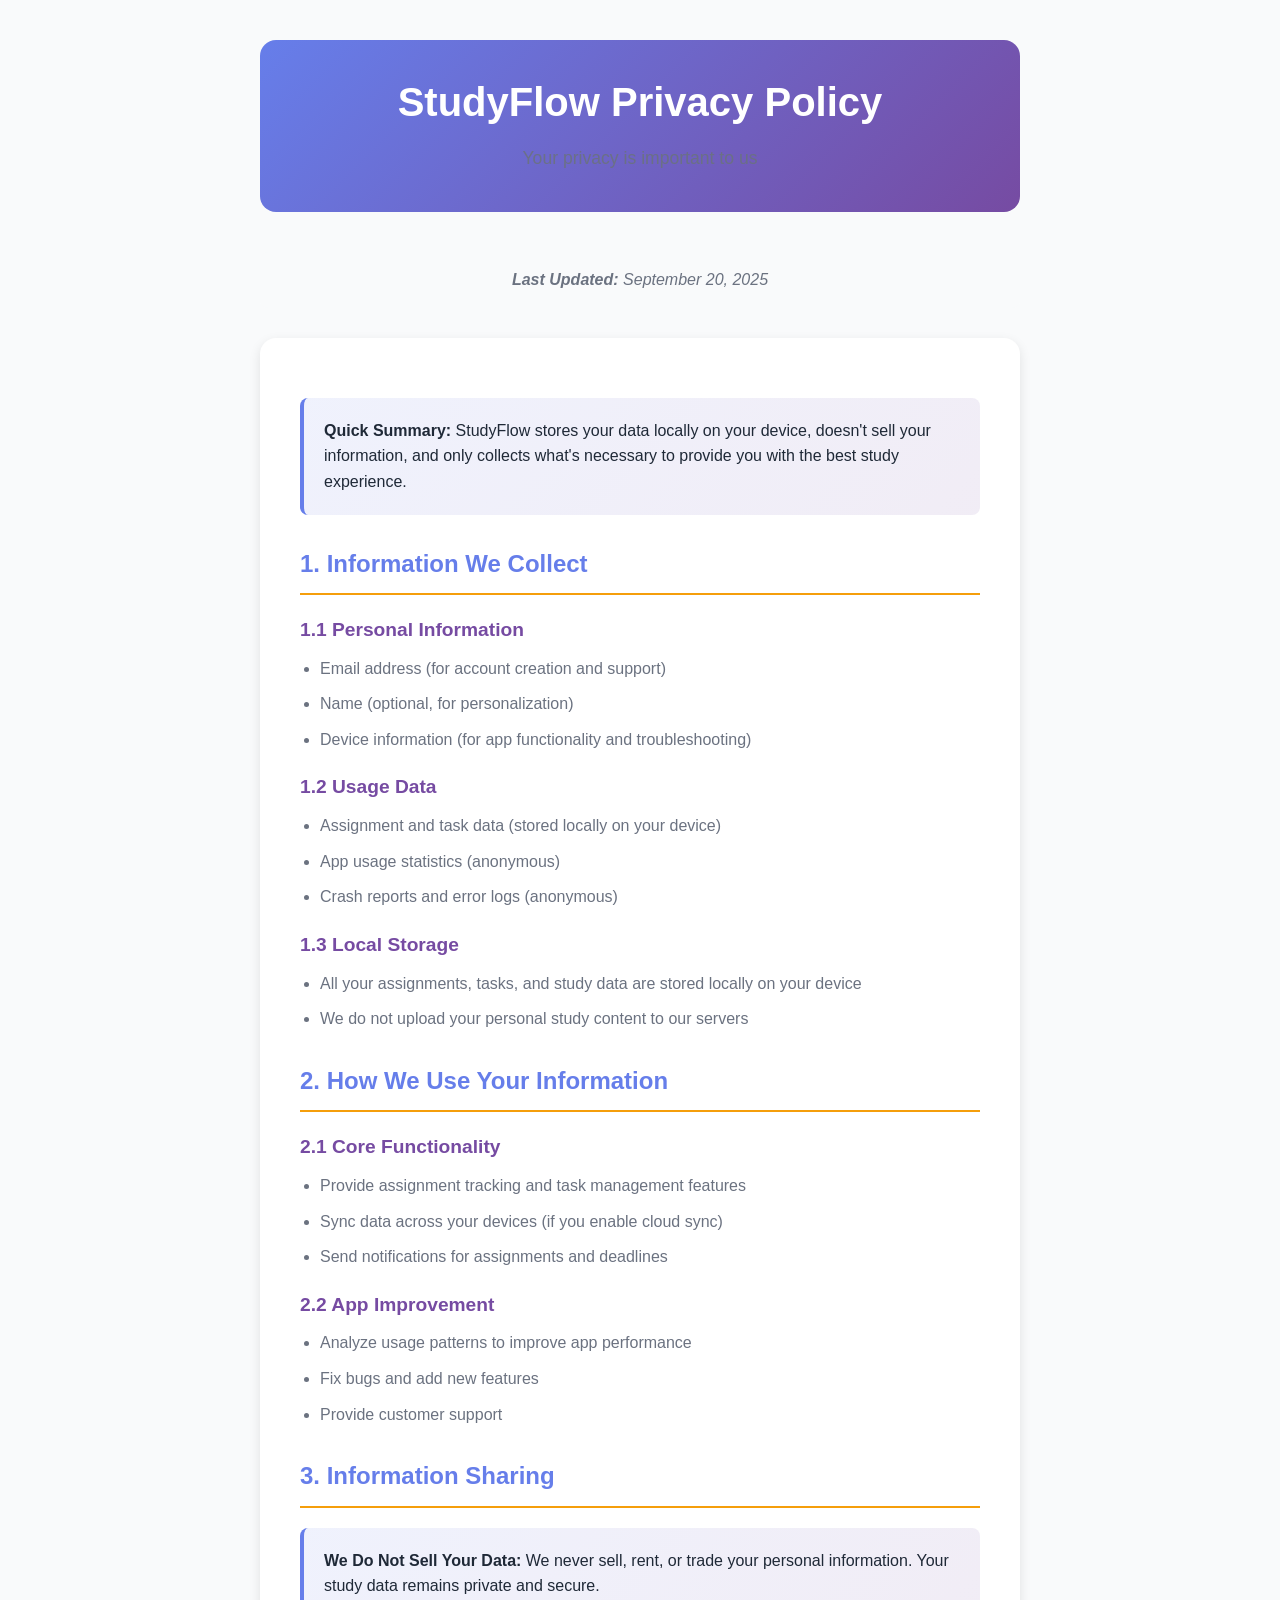
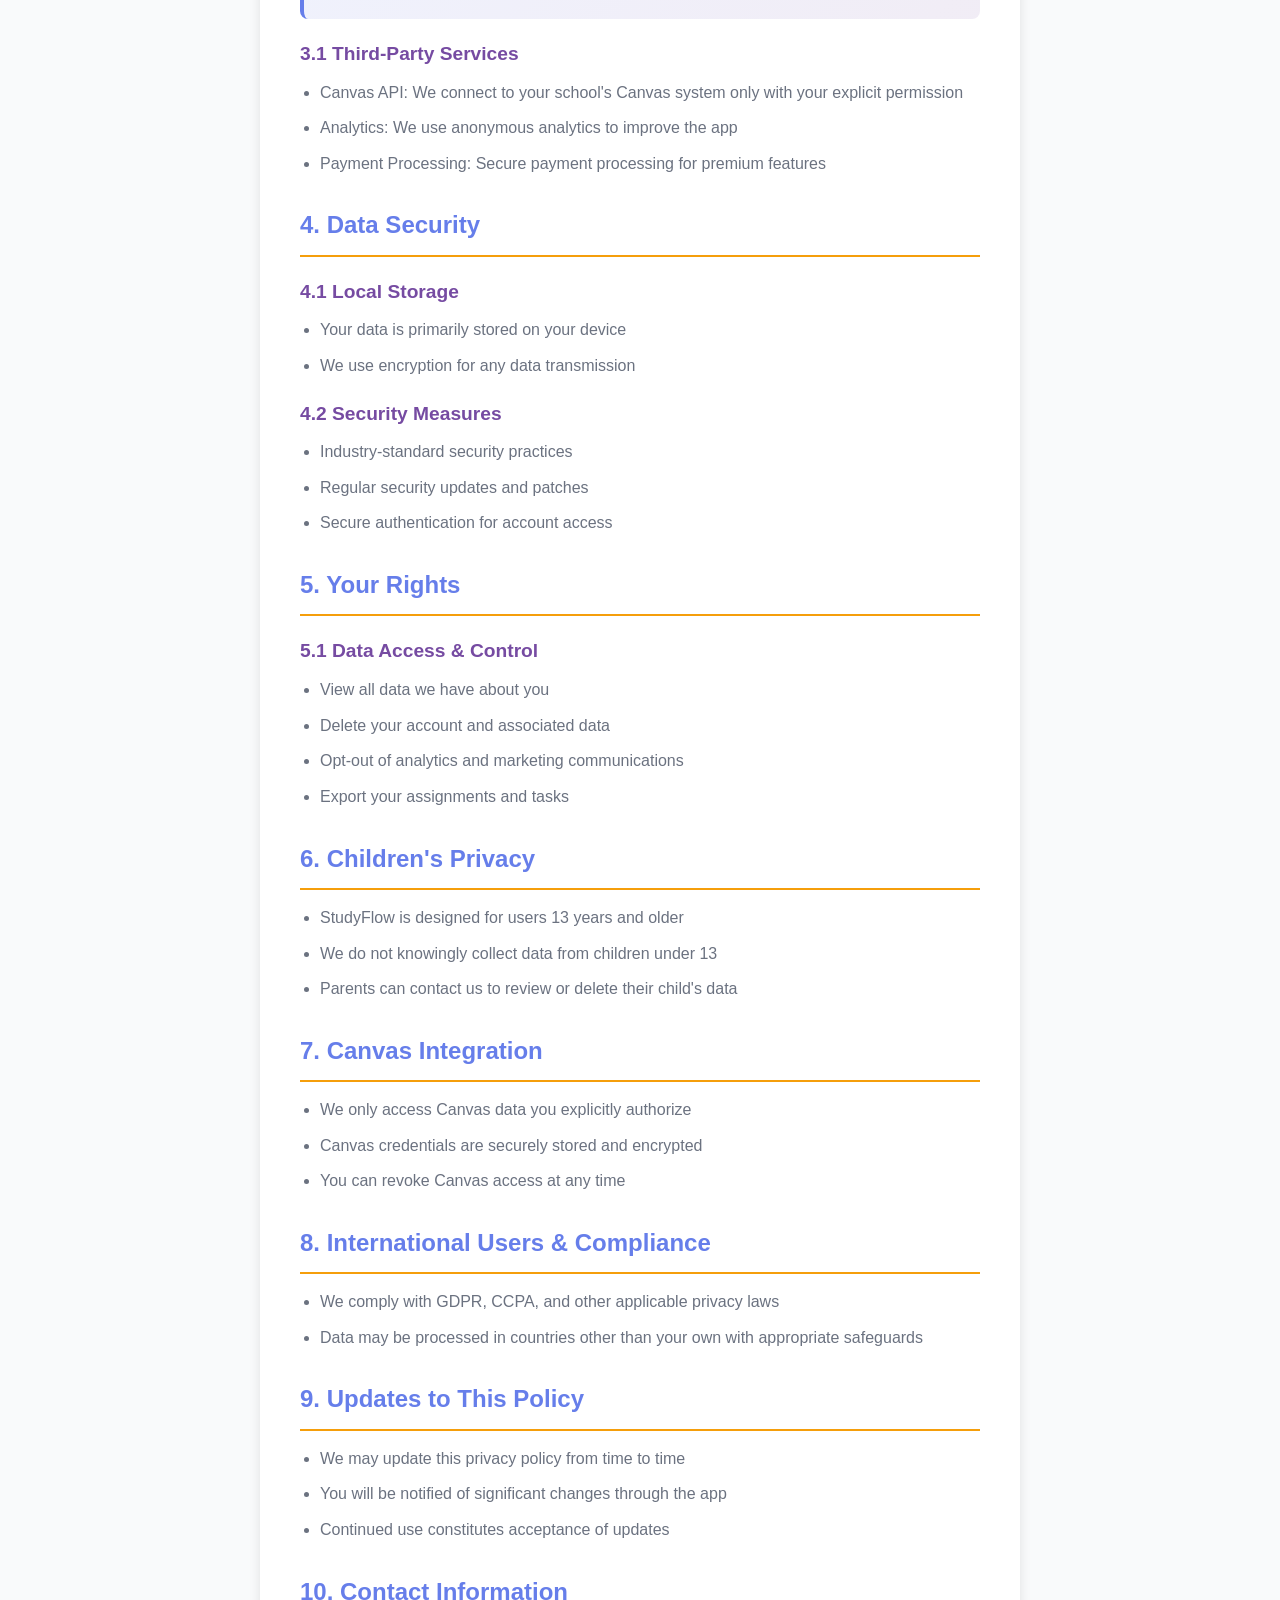
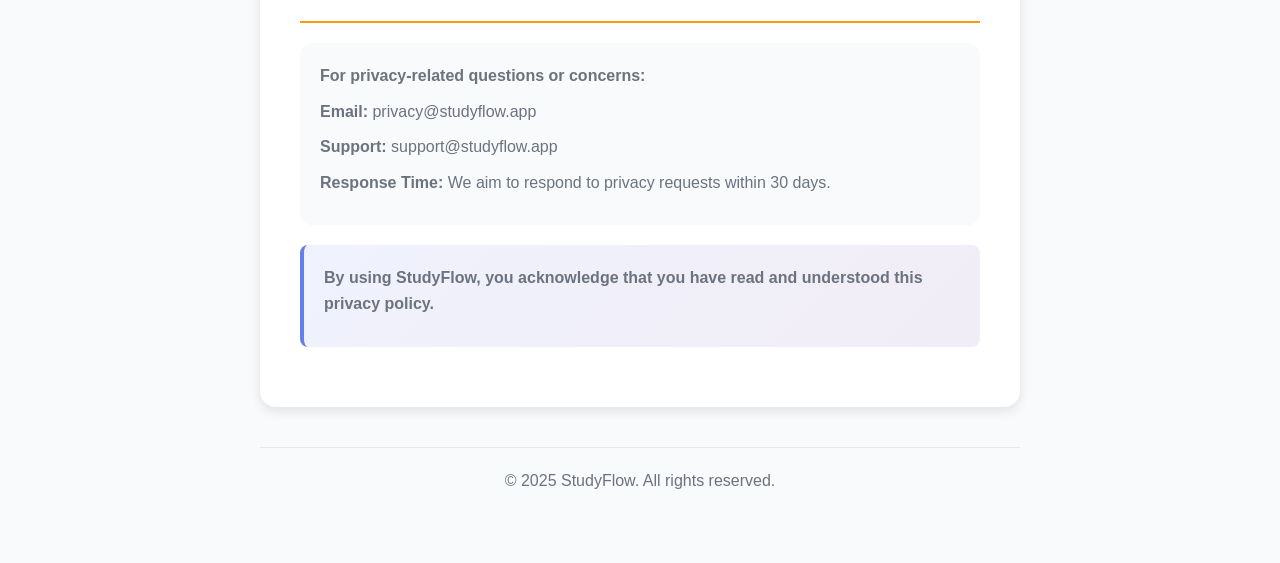
<file: privacy-policy.html>
<!DOCTYPE html>
<html lang="en">
<head>
    <meta charset="UTF-8">
    <meta name="viewport" content="width=device-width, initial-scale=1.0">
    <title>StudyFlow - Privacy Policy</title>
    <style>
        :root {
            --primary-color: #667eea;
            --secondary-color: #764ba2;
            --accent-color: #f59e0b;
            --text-primary: #1f2937;
            --text-secondary: #6b7280;
            --bg-light: #f9fafb;
            --border-color: #e5e7eb;
        }

        * {
            margin: 0;
            padding: 0;
            box-sizing: border-box;
        }

        body {
            font-family: -apple-system, BlinkMacSystemFont, 'Segoe UI', Roboto, 'Helvetica Neue', Arial, sans-serif;
            line-height: 1.6;
            color: var(--text-primary);
            background: var(--bg-light);
        }

        .container {
            max-width: 800px;
            margin: 0 auto;
            padding: 40px 20px;
        }

        .header {
            text-align: center;
            margin-bottom: 40px;
            padding: 30px;
            background: linear-gradient(135deg, var(--primary-color), var(--secondary-color));
            border-radius: 16px;
            color: white;
        }

        .header h1 {
            font-size: 2.5rem;
            font-weight: 700;
            margin-bottom: 10px;
        }

        .header p {
            font-size: 1.1rem;
            opacity: 0.9;
        }

        .content {
            background: white;
            padding: 40px;
            border-radius: 16px;
            box-shadow: 0 4px 12px rgba(0,0,0,0.1);
        }

        h2 {
            color: var(--primary-color);
            font-size: 1.5rem;
            margin: 30px 0 15px 0;
            padding-bottom: 10px;
            border-bottom: 2px solid var(--accent-color);
        }

        h3 {
            color: var(--secondary-color);
            font-size: 1.2rem;
            margin: 20px 0 10px 0;
        }

        p, li {
            margin-bottom: 10px;
            color: var(--text-secondary);
        }

        ul {
            padding-left: 20px;
            margin-bottom: 20px;
        }

        .highlight-box {
            background: linear-gradient(135deg, rgba(102, 126, 234, 0.1), rgba(118, 75, 162, 0.1));
            border-left: 4px solid var(--primary-color);
            padding: 20px;
            margin: 20px 0;
            border-radius: 8px;
        }

        .contact-info {
            background: var(--bg-light);
            padding: 20px;
            border-radius: 12px;
            margin: 20px 0;
        }

        .last-updated {
            text-align: center;
            font-style: italic;
            color: var(--text-secondary);
            margin-bottom: 30px;
            padding: 15px;
            background: var(--bg-light);
            border-radius: 8px;
        }

        .footer {
            text-align: center;
            margin-top: 40px;
            padding: 20px;
            color: var(--text-secondary);
            border-top: 1px solid var(--border-color);
        }

        @media (max-width: 768px) {
            .container {
                padding: 20px 10px;
            }
            
            .content {
                padding: 20px;
            }
            
            .header h1 {
                font-size: 2rem;
            }
        }
    </style>
</head>
<body>
    <div class="container">
        <div class="header">
            <h1>StudyFlow Privacy Policy</h1>
            <p>Your privacy is important to us</p>
        </div>

        <div class="last-updated">
            <strong>Last Updated:</strong> September 20, 2025
        </div>

        <div class="content">
            <div class="highlight-box">
                <strong>Quick Summary:</strong> StudyFlow stores your data locally on your device, doesn't sell your information, and only collects what's necessary to provide you with the best study experience.
            </div>

            <h2>1. Information We Collect</h2>
            
            <h3>1.1 Personal Information</h3>
            <ul>
                <li>Email address (for account creation and support)</li>
                <li>Name (optional, for personalization)</li>
                <li>Device information (for app functionality and troubleshooting)</li>
            </ul>

            <h3>1.2 Usage Data</h3>
            <ul>
                <li>Assignment and task data (stored locally on your device)</li>
                <li>App usage statistics (anonymous)</li>
                <li>Crash reports and error logs (anonymous)</li>
            </ul>

            <h3>1.3 Local Storage</h3>
            <ul>
                <li>All your assignments, tasks, and study data are stored locally on your device</li>
                <li>We do not upload your personal study content to our servers</li>
            </ul>

            <h2>2. How We Use Your Information</h2>
            
            <h3>2.1 Core Functionality</h3>
            <ul>
                <li>Provide assignment tracking and task management features</li>
                <li>Sync data across your devices (if you enable cloud sync)</li>
                <li>Send notifications for assignments and deadlines</li>
            </ul>

            <h3>2.2 App Improvement</h3>
            <ul>
                <li>Analyze usage patterns to improve app performance</li>
                <li>Fix bugs and add new features</li>
                <li>Provide customer support</li>
            </ul>

            <h2>3. Information Sharing</h2>
            
            <div class="highlight-box">
                <strong>We Do Not Sell Your Data:</strong> We never sell, rent, or trade your personal information. Your study data remains private and secure.
            </div>

            <h3>3.1 Third-Party Services</h3>
            <ul>
                <li>Canvas API: We connect to your school's Canvas system only with your explicit permission</li>
                <li>Analytics: We use anonymous analytics to improve the app</li>
                <li>Payment Processing: Secure payment processing for premium features</li>
            </ul>

            <h2>4. Data Security</h2>
            
            <h3>4.1 Local Storage</h3>
            <ul>
                <li>Your data is primarily stored on your device</li>
                <li>We use encryption for any data transmission</li>
            </ul>

            <h3>4.2 Security Measures</h3>
            <ul>
                <li>Industry-standard security practices</li>
                <li>Regular security updates and patches</li>
                <li>Secure authentication for account access</li>
            </ul>

            <h2>5. Your Rights</h2>
            
            <h3>5.1 Data Access & Control</h3>
            <ul>
                <li>View all data we have about you</li>
                <li>Delete your account and associated data</li>
                <li>Opt-out of analytics and marketing communications</li>
                <li>Export your assignments and tasks</li>
            </ul>

            <h2>6. Children's Privacy</h2>
            <ul>
                <li>StudyFlow is designed for users 13 years and older</li>
                <li>We do not knowingly collect data from children under 13</li>
                <li>Parents can contact us to review or delete their child's data</li>
            </ul>

            <h2>7. Canvas Integration</h2>
            <ul>
                <li>We only access Canvas data you explicitly authorize</li>
                <li>Canvas credentials are securely stored and encrypted</li>
                <li>You can revoke Canvas access at any time</li>
            </ul>

            <h2>8. International Users & Compliance</h2>
            <ul>
                <li>We comply with GDPR, CCPA, and other applicable privacy laws</li>
                <li>Data may be processed in countries other than your own with appropriate safeguards</li>
            </ul>

            <h2>9. Updates to This Policy</h2>
            <ul>
                <li>We may update this privacy policy from time to time</li>
                <li>You will be notified of significant changes through the app</li>
                <li>Continued use constitutes acceptance of updates</li>
            </ul>

            <h2>10. Contact Information</h2>
            
            <div class="contact-info">
                <p><strong>For privacy-related questions or concerns:</strong></p>
                <p><strong>Email:</strong> privacy@studyflow.app</p>
                <p><strong>Support:</strong> support@studyflow.app</p>
                <p><strong>Response Time:</strong> We aim to respond to privacy requests within 30 days.</p>
            </div>

            <div class="highlight-box">
                <p><strong>By using StudyFlow, you acknowledge that you have read and understood this privacy policy.</strong></p>
            </div>
        </div>

        <div class="footer">
            <p>&copy; 2025 StudyFlow. All rights reserved.</p>
        </div>
    </div>
</body>
</html>
</file>
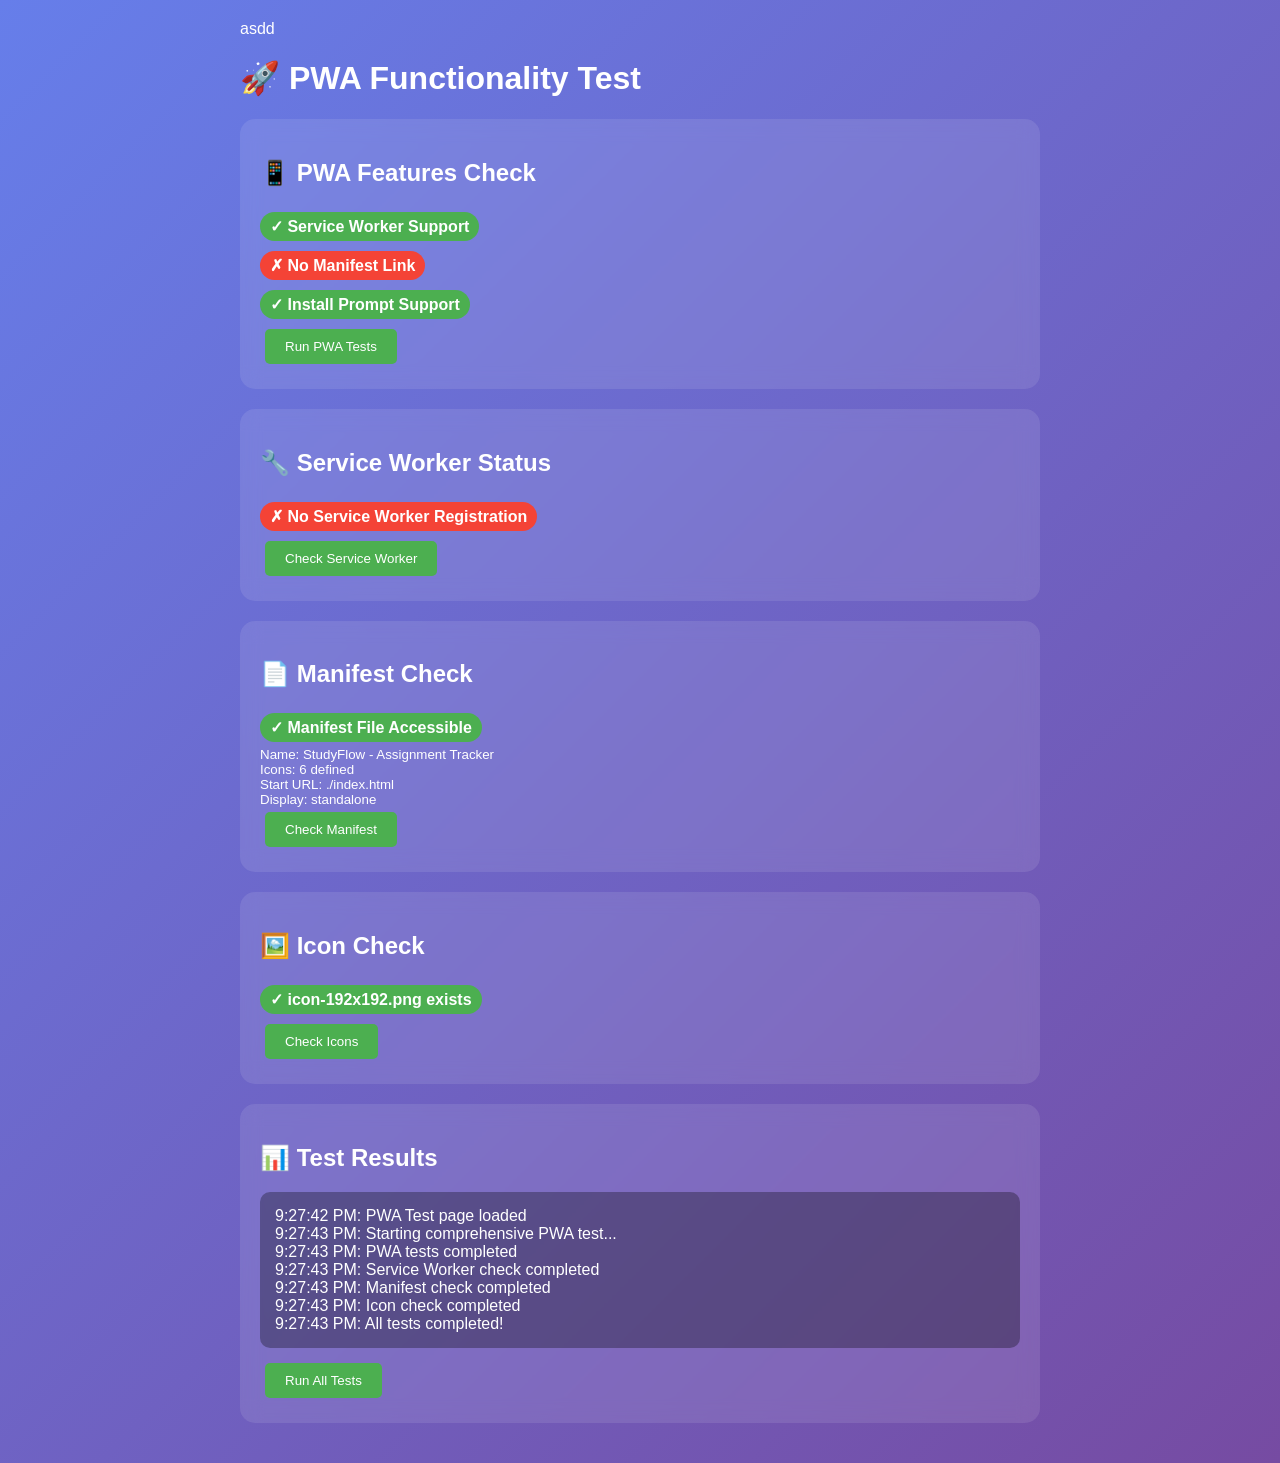
<file: test-pwa.html>
asdd<!DOCTYPE html>
<html lang="en">
<head>
    <meta charset="UTF-8">
    <meta name="viewport" content="width=device-width, initial-scale=1.0">
    <title>PWA Test - Assignment Tracker</title>
    <style>
        body {
            font-family: Arial, sans-serif;
            max-width: 800px;
            margin: 0 auto;
            padding: 20px;
            background: linear-gradient(135deg, #667eea 0%, #764ba2 100%);
            color: white;
            min-height: 100vh;
        }
        .test-card {
            background: rgba(255, 255, 255, 0.1);
            border-radius: 15px;
            padding: 20px;
            margin: 20px 0;
            backdrop-filter: blur(10px);
        }
        .status {
            display: inline-block;
            padding: 5px 10px;
            border-radius: 20px;
            font-weight: bold;
            margin: 5px 0;
        }
        .pass { background: #4CAF50; }
        .fail { background: #f44336; }
        .warning { background: #ff9800; }
        button {
            background: #4CAF50;
            color: white;
            border: none;
            padding: 10px 20px;
            border-radius: 5px;
            cursor: pointer;
            margin: 5px;
        }
        button:hover {
            background: #45a049;
        }
        #results {
            white-space: pre-wrap;
            background: rgba(0, 0, 0, 0.3);
            padding: 15px;
            border-radius: 10px;
            margin: 10px 0;
        }
    </style>
</head>
<body>
    <h1>🚀 PWA Functionality Test</h1>
    
    <div class="test-card">
        <h2>📱 PWA Features Check</h2>
        <div id="pwa-tests"></div>
        <button onclick="runPWATests()">Run PWA Tests</button>
    </div>

    <div class="test-card">
        <h2>🔧 Service Worker Status</h2>
        <div id="sw-status"></div>
        <button onclick="checkServiceWorker()">Check Service Worker</button>
    </div>

    <div class="test-card">
        <h2>📄 Manifest Check</h2>
        <div id="manifest-status"></div>
        <button onclick="checkManifest()">Check Manifest</button>
    </div>

    <div class="test-card">
        <h2>🖼️ Icon Check</h2>
        <div id="icon-status"></div>
        <button onclick="checkIcons()">Check Icons</button>
    </div>

    <div class="test-card">
        <h2>📊 Test Results</h2>
        <div id="results"></div>
        <button onclick="runAllTests()">Run All Tests</button>
    </div>

    <script>
        function log(message) {
            const results = document.getElementById('results');
            results.textContent += new Date().toLocaleTimeString() + ': ' + message + '\n';
        }

        function createStatus(text, type) {
            return `<span class="status ${type}">${text}</span>`;
        }

        async function runPWATests() {
            const container = document.getElementById('pwa-tests');
            let html = '';

            // Check if it's a PWA
            if ('serviceWorker' in navigator) {
                html += createStatus('✓ Service Worker Support', 'pass') + '<br>';
            } else {
                html += createStatus('✗ No Service Worker Support', 'fail') + '<br>';
            }

            // Check manifest
            const manifestLink = document.querySelector('link[rel="manifest"]');
            if (manifestLink) {
                html += createStatus('✓ Manifest Link Found', 'pass') + '<br>';
            } else {
                html += createStatus('✗ No Manifest Link', 'fail') + '<br>';
            }

            // Check if installable
            if ('BeforeInstallPromptEvent' in window) {
                html += createStatus('✓ Install Prompt Support', 'pass') + '<br>';
            } else {
                html += createStatus('⚠ Install Prompt Not Available', 'warning') + '<br>';
            }

            container.innerHTML = html;
            log('PWA tests completed');
        }

        async function checkServiceWorker() {
            const container = document.getElementById('sw-status');
            let html = '';

            if ('serviceWorker' in navigator) {
                try {
                    const registration = await navigator.serviceWorker.getRegistration();
                    if (registration) {
                        html += createStatus('✓ Service Worker Registered', 'pass') + '<br>';
                        html += `<small>Scope: ${registration.scope}</small><br>`;
                        
                        if (registration.active) {
                            html += createStatus('✓ Service Worker Active', 'pass') + '<br>';
                        } else {
                            html += createStatus('⚠ Service Worker Not Active', 'warning') + '<br>';
                        }
                    } else {
                        html += createStatus('✗ No Service Worker Registration', 'fail') + '<br>';
                    }
                } catch (error) {
                    html += createStatus('✗ Service Worker Error: ' + error.message, 'fail') + '<br>';
                }
            } else {
                html += createStatus('✗ Service Worker Not Supported', 'fail') + '<br>';
            }

            container.innerHTML = html;
            log('Service Worker check completed');
        }

        async function checkManifest() {
            const container = document.getElementById('manifest-status');
            let html = '';

            try {
                const response = await fetch('./manifest.json');
                if (response.ok) {
                    const manifest = await response.json();
                    html += createStatus('✓ Manifest File Accessible', 'pass') + '<br>';
                    html += `<small>Name: ${manifest.name || 'Not specified'}</small><br>`;
                    html += `<small>Icons: ${manifest.icons ? manifest.icons.length : 0} defined</small><br>`;
                    html += `<small>Start URL: ${manifest.start_url || 'Not specified'}</small><br>`;
                    html += `<small>Display: ${manifest.display || 'Not specified'}</small><br>`;
                } else {
                    html += createStatus('✗ Manifest File Not Accessible', 'fail') + '<br>';
                }
            } catch (error) {
                html += createStatus('✗ Manifest Error: ' + error.message, 'fail') + '<br>';
            }

            container.innerHTML = html;
            log('Manifest check completed');
        }

        async function checkIcons() {
            const container = document.getElementById('icon-status');
            let html = '';

            // Check if icon files exist
            const icons = ['icon-192x192.png'];
            
            for (const icon of icons) {
                try {
                    const response = await fetch('./' + icon);
                    if (response.ok) {
                        html += createStatus(`✓ ${icon} exists`, 'pass') + '<br>';
                    } else {
                        html += createStatus(`✗ ${icon} not found`, 'fail') + '<br>';
                    }
                } catch (error) {
                    html += createStatus(`✗ ${icon} error: ${error.message}`, 'fail') + '<br>';
                }
            }

            container.innerHTML = html;
            log('Icon check completed');
        }

        async function runAllTests() {
            log('Starting comprehensive PWA test...');
            await runPWATests();
            await checkServiceWorker();
            await checkManifest();
            await checkIcons();
            log('All tests completed!');
        }

        // Auto-run tests on page load
        window.addEventListener('load', () => {
            log('PWA Test page loaded');
            setTimeout(runAllTests, 1000);
        });
    </script>
</body>
</html>
</file>
<file: styles.css>
/* Glassmorphic Assignment Tracker Styles */
:root {
  --primary-color: #667eea;
  --secondary-color: #764ba2;
  --accent-color: #f59e0b;
  --glass-bg: rgba(255, 255, 255, 0.08);
  --glass-border: rgba(255, 255, 255, 0.2);
  --text-primary: #ffffff;
  --text-secondary: rgba(255, 255, 255, 0.8);
  --text-muted: rgba(255, 255, 255, 0.6);
  --shadow-light: 0 8px 32px rgba(31, 38, 135, 0.37);
  --shadow-heavy: 0 12px 40px rgba(0, 0, 0, 0.3);
  --border-radius: 16px;
  --border-radius-small: 8px;
  --transition-smooth: all 0.15s ease-out; /* Reduced from 0.3s for performance */
  --transition-bounce: all 0.2s ease-out; /* Reduced and simplified for performance */
}

[data-theme="dark"] {
  --glass-bg: rgba(0, 0, 0, 0.2);
  --glass-border: rgba(255, 255, 255, 0.1);
  --text-primary: #f8fafc;
  --text-secondary: rgba(248, 250, 252, 0.8);
  --text-muted: rgba(248, 250, 252, 0.6);
}

* {
  margin: 0;
  padding: 0;
  box-sizing: border-box;
  font-family: inherit;
}

body {
  font-family: -apple-system, BlinkMacSystemFont, 'Segoe UI', Roboto, 'Helvetica Neue', Arial, sans-serif;
  background: linear-gradient(135deg, var(--primary-color) 0%, var(--secondary-color) 100%);
  min-height: 100vh;
  color: var(--text-primary);
  overflow-x: hidden;
  -webkit-font-smoothing: antialiased;
  -moz-osx-font-smoothing: grayscale;
}

input, textarea, select, button {
  font-family: -apple-system, BlinkMacSystemFont, 'Segoe UI', Roboto, 'Helvetica Neue', Arial, sans-serif;
}

.app-container {
  min-height: 100vh;
  display: flex;
  flex-direction: column;
  position: relative;
}

/* Header */
header {
  padding: 1rem 1.5rem;
  backdrop-filter: blur(20px);
  background: var(--glass-bg);
  border-bottom: 1px solid var(--glass-border);
  position: sticky;
  top: 0;
  z-index: 100;
}

header h1 {
  font-size: 1.5rem;
  font-weight: 700;
  text-align: center;
  background: linear-gradient(135deg, var(--text-primary), var(--text-secondary));
  -webkit-background-clip: text;
  -webkit-text-fill-color: transparent;
  background-clip: text;
}

/* Main Content */
.main-content {
  flex: 1;
  padding: 1rem;
  padding-bottom: calc(100px + env(safe-area-inset-bottom));
  position: relative;
  /* Ensure content doesn't get hidden behind fixed toolbar */
  min-height: calc(100vh - 100px - env(safe-area-inset-bottom));
}

.content-view {
  /* Removed heavy animation for performance */
  opacity: 1;
  transform: translateY(0);
}

/* Glass Cards */
.glass-card {
  background: var(--glass-bg);
  backdrop-filter: blur(8px); /* Reduced from 20px for performance */
  -webkit-backdrop-filter: blur(8px);
  border: 1px solid var(--glass-border);
  border-radius: var(--border-radius);
  box-shadow: var(--shadow-light);
  transition: var(--transition-smooth);
}

.glass-card:hover {
  /* Simplified hover effect for performance */
  border-color: rgba(255, 255, 255, 0.4);
}

/* Priority Sections */
.priority-section {
  margin-bottom: 2rem;
}

.priority-section h2 {
  font-size: 1.25rem;
  font-weight: 600;
  margin-bottom: 0.5rem;
  display: flex;
  align-items: center;
  gap: 0.5rem;
}

.section-subtitle {
  color: var(--text-muted);
  font-size: 0.875rem;
  margin-bottom: 1rem;
}

/* Assignment Cards */
.assignments-container {
  display: flex;
  flex-direction: column;
  gap: 0.75rem;
}

.assignment-card {
  background: var(--glass-bg);
  backdrop-filter: blur(20px);
  border: 1px solid var(--glass-border);
  border-radius: var(--border-radius);
  padding: 1rem;
  position: relative;
  transition: var(--transition-smooth);
  overflow: hidden;
  border-left: 4px solid var(--accent-color);
}

.assignment-card::before {
  content: '';
  position: absolute;
  top: 0;
  left: 0;
  right: 0;
  height: 1px;
  background: linear-gradient(90deg, transparent, rgba(255, 255, 255, 0.3), transparent);
}

.assignment-card:hover {
  transform: translateY(-2px) scale(1.01);
  box-shadow: var(--shadow-heavy);
  border-color: rgba(255, 255, 255, 0.4);
}

.assignment-card.completed {
  opacity: 0.6;
  transform: scale(0.98);
  animation: fadeOut 0.5s ease-out forwards;
}

.assignment-header {
  display: flex;
  align-items: flex-start;
  gap: 0.75rem;
  margin-bottom: 0.5rem;
}

.assignment-checkbox {
  width: 20px;
  height: 20px;
  border: 2px solid var(--glass-border);
  border-radius: 6px;
  cursor: pointer;
  transition: var(--transition-bounce);
  display: flex;
  align-items: center;
  justify-content: center;
  flex-shrink: 0;
  margin-top: 2px;
}

.assignment-checkbox:hover {
  border-color: var(--accent-color);
  transform: scale(1.1);
}

.assignment-checkbox.checked {
  background: var(--accent-color);
  border-color: var(--accent-color);
  animation: checkBounce 0.3s cubic-bezier(0.68, -0.55, 0.265, 1.55);
}

.assignment-checkbox.checked::after {
  content: '✓';
  color: white;
  font-size: 12px;
  font-weight: bold;
}

.assignment-title {
  flex: 1;
  font-weight: 600;
  font-size: 1rem;
  line-height: 1.4;
  color: var(--text-primary);
}

.assignment-actions {
  display: flex;
  gap: 0.5rem;
  align-items: center;
}

.assignment-source,
.assignment-edit,
.assignment-delete {
  width: 24px;
  height: 24px;
  display: flex;
  align-items: center;
  justify-content: center;
  border-radius: 50%;
  cursor: pointer;
  transition: var(--transition-smooth);
  font-size: 12px;
}

.assignment-source:hover,
.assignment-edit:hover,
.assignment-delete:hover {
  background: rgba(255, 255, 255, 0.1);
  transform: scale(1.1);
}

.assignment-edit:hover {
  background: rgba(245, 158, 11, 0.2);
}

.assignment-delete:hover {
  background: rgba(239, 68, 68, 0.2);
}

.assignment-description {
  color: var(--text-secondary);
  font-size: 0.875rem;
  line-height: 1.5;
  margin-bottom: 0.75rem;
  margin-left: 2.75rem;
}

.assignment-due-date {
  font-size: 0.75rem;
  font-weight: 500;
  padding: 0.25rem 0.75rem;
  border-radius: 20px;
  display: inline-block;
  margin-left: 2.75rem;
  backdrop-filter: blur(10px);
}

.assignment-due-date.high-priority {
  background: rgba(239, 68, 68, 0.2);
  color: #fca5a5;
  border: 1px solid rgba(239, 68, 68, 0.3);
}

.assignment-due-date.coming-up {
  background: rgba(245, 158, 11, 0.2);
  color: #fcd34d;
  border: 1px solid rgba(245, 158, 11, 0.3);
}

.assignment-due-date.worry-later {
  background: rgba(34, 197, 94, 0.2);
  color: #86efac;
  border: 1px solid rgba(34, 197, 94, 0.3);
}

/* Statistics Dashboard */
.stats-dashboard {
  display: grid;
  grid-template-columns: repeat(auto-fit, minmax(120px, 1fr));
  gap: 1rem;
  margin-bottom: 2rem;
}

.stat-card {
  background: var(--glass-bg);
  backdrop-filter: blur(20px);
  border: 1px solid var(--glass-border);
  border-radius: var(--border-radius);
  padding: 1.5rem 1rem;
  text-align: center;
  transition: var(--transition-smooth);
}

.stat-card:hover {
  transform: translateY(-2px);
  box-shadow: var(--shadow-light);
}

.stat-number {
  font-size: 2rem;
  font-weight: 700;
  color: var(--accent-color);
  margin-bottom: 0.25rem;
}

.stat-label {
  font-size: 0.75rem;
  color: var(--text-muted);
  font-weight: 500;
}

/* Progress Bar */
.progress-container {
  margin-bottom: 2rem;
}

.progress-label {
  display: flex;
  justify-content: space-between;
  align-items: center;
  margin-bottom: 0.5rem;
  font-size: 0.875rem;
  color: var(--text-secondary);
}

.progress-bar {
  height: 8px;
  background: rgba(255, 255, 255, 0.1);
  border-radius: 4px;
  overflow: hidden;
  backdrop-filter: blur(10px);
}

.progress-fill {
  height: 100%;
  background: linear-gradient(90deg, var(--accent-color), var(--primary-color));
  border-radius: 4px;
  transition: width 0.8s cubic-bezier(0.4, 0, 0.2, 1);
  position: relative;
}

.progress-fill::after {
  content: '';
  position: absolute;
  top: 0;
  left: 0;
  right: 0;
  bottom: 0;
  background: linear-gradient(90deg, transparent, rgba(255, 255, 255, 0.3), transparent);
  animation: shimmer 2s infinite;
}

/* Bottom Navigation */
.bottom-nav {
  position: fixed !important;
  bottom: 0 !important;
  left: 0 !important;
  right: 0 !important;
  width: 100vw !important;
  background: var(--glass-bg);
  backdrop-filter: blur(20px);
  -webkit-backdrop-filter: blur(20px);
  border-top: 1px solid var(--glass-border);
  display: flex;
  justify-content: space-around;
  padding: 0.75rem 0;
  padding-bottom: calc(0.75rem + env(safe-area-inset-bottom));
  z-index: 9999 !important;
  box-sizing: border-box;
  /* Ensure it stays at viewport bottom, not page bottom */
  transform: translateZ(0);
  -webkit-transform: translateZ(0);
}

.nav-btn {
  display: flex;
  flex-direction: column;
  align-items: center;
  padding: 0.5rem;
  background: transparent;
  border: none;
  color: var(--text-secondary);
  cursor: pointer;
  transition: var(--transition-smooth);
  border-radius: var(--border-radius-small);
  min-width: 60px;
  position: relative;
}

.nav-btn:hover {
  color: var(--text-primary);
  background: rgba(255, 255, 255, 0.1);
  backdrop-filter: blur(8px);
  -webkit-backdrop-filter: blur(8px);
  border: 1px solid rgba(255, 255, 255, 0.2);
  transform: translateY(-2px);
}

.nav-btn.active {
  color: var(--accent-color);
  background: rgba(245, 158, 11, 0.15);
  backdrop-filter: blur(10px);
  -webkit-backdrop-filter: blur(10px);
  border: 1px solid rgba(245, 158, 11, 0.3);
  box-shadow: 0 4px 16px rgba(245, 158, 11, 0.2);
}

.nav-icon {
  font-size: 1.25rem;
}

.nav-label {
  font-size: 0.75rem;
  font-weight: 500;
}

/* Create Assignment Button */
.create-assignment-btn {
  position: fixed;
  bottom: 90px;
  right: 1rem;
  width: 60px;
  height: 60px;
  border-radius: 50%;
  background: linear-gradient(135deg, var(--accent-color), #f97316);
  border: none;
  color: white;
  cursor: pointer;
  display: flex;
  flex-direction: column;
  align-items: center;
  justify-content: center;
  gap: 0.125rem;
  box-shadow: var(--shadow-heavy);
  transition: var(--transition-bounce);
  z-index: 999;
}

.create-assignment-btn:hover {
  transform: scale(1.1) translateY(-2px);
  box-shadow: 0 16px 48px rgba(245, 158, 11, 0.4);
}

.create-assignment-btn:active {
  transform: scale(0.95);
}

.create-icon {
  font-size: 1.25rem;
}

.create-text {
  font-size: 0.625rem;
  font-weight: 600;
}

/* Calendar Styles */
.calendar-container {
  background: var(--glass-bg);
  backdrop-filter: blur(20px);
  border: 1px solid var(--glass-border);
  border-radius: var(--border-radius);
  padding: 1.5rem;
  margin-top: 1rem;
}

.calendar-header {
  display: flex;
  justify-content: space-between;
  align-items: center;
  margin-bottom: 1.5rem;
}

.calendar-nav-btn {
  background: rgba(255, 255, 255, 0.1);
  border: 1px solid var(--glass-border);
  border-radius: 50%;
  width: 40px;
  height: 40px;
  display: flex;
  align-items: center;
  justify-content: center;
  color: var(--text-primary);
  cursor: pointer;
  transition: var(--transition-smooth);
  font-size: 1.25rem;
}

.calendar-nav-btn:hover {
  background: rgba(255, 255, 255, 0.2);
  transform: scale(1.05);
}

.calendar-month-year {
  font-size: 1.25rem;
  font-weight: 600;
  color: var(--text-primary);
}

.calendar-grid {
  display: grid;
  grid-template-columns: repeat(7, 1fr);
  gap: 1px;
  background: rgba(255, 255, 255, 0.1);
  border-radius: var(--border-radius-small);
  overflow: hidden;
}

.calendar-day-header {
  background: rgba(255, 255, 255, 0.15);
  padding: 0.75rem 0.5rem;
  text-align: center;
  font-weight: 600;
  font-size: 0.75rem;
  color: var(--text-secondary);
  border-bottom: 1px solid var(--glass-border);
}

.calendar-day {
  aspect-ratio: 1;
  background: var(--glass-bg);
  display: flex;
  flex-direction: column;
  align-items: center;
  justify-content: center;
  cursor: pointer;
  transition: var(--transition-smooth);
  position: relative;
  min-height: 50px;
}

.calendar-day:hover {
  background: rgba(255, 255, 255, 0.15);
}

.calendar-day.empty {
  cursor: default;
  opacity: 0.3;
}

.calendar-day-number {
  font-size: 0.875rem;
  font-weight: 500;
  color: var(--text-primary);
}

.calendar-assignment-count {
  position: absolute;
  top: 4px;
  right: 4px;
  background: var(--accent-color);
  color: white;
  border-radius: 50%;
  width: 16px;
  height: 16px;
  display: flex;
  align-items: center;
  justify-content: center;
  font-size: 0.625rem;
  font-weight: 600;
}

/* Pip Marker Styles */
.pip-marker {
  position: fixed;
  background: var(--glass-bg);
  backdrop-filter: blur(20px);
  border: 1px solid var(--glass-border);
  border-radius: var(--border-radius);
  padding: 1rem;
  box-shadow: var(--shadow-heavy);
  z-index: 10000;
  max-width: 300px;
  animation: slideInUp 0.3s ease-out;
}

.pip-marker.hiding {
  animation: fadeOut 0.2s ease-out forwards;
}

.pip-header {
  margin-bottom: 0.75rem;
  padding-bottom: 0.5rem;
  border-bottom: 1px solid var(--glass-border);
  color: var(--text-primary);
  font-size: 0.875rem;
}

.pip-assignments {
  display: flex;
  flex-direction: column;
  gap: 0.5rem;
}

.pip-assignment {
  padding: 0.5rem;
  background: rgba(255, 255, 255, 0.05);
  border-radius: var(--border-radius-small);
  border-left: 3px solid var(--accent-color);
}

.pip-assignment-title {
  font-weight: 600;
  color: var(--text-primary);
  font-size: 0.875rem;
  margin-bottom: 0.25rem;
}

.pip-assignment-priority {
  font-size: 0.75rem;
  padding: 0.125rem 0.5rem;
  border-radius: 10px;
  display: inline-block;
}

/* Calendar Popup Styles */
.calendar-popup {
  position: fixed;
  top: 0;
  left: 0;
  width: 100%;
  height: 100%;
  background: rgba(0, 0, 0, 0.5);
  backdrop-filter: blur(10px);
  display: flex;
  align-items: center;
  justify-content: center;
  z-index: 10000;
  animation: fadeIn 0.3s ease-out;
}

.calendar-popup-content {
  max-width: 400px;
  margin: 1rem;
  padding: 1.5rem;
  animation: slideInUp 0.4s cubic-bezier(0.4, 0, 0.2, 1);
}

.calendar-popup-header {
  display: flex;
  justify-content: space-between;
  align-items: center;
  margin-bottom: 1.5rem;
  padding-bottom: 1rem;
  border-bottom: 1px solid var(--glass-border);
}

.calendar-popup-header h3 {
  font-size: 1.125rem;
  font-weight: 600;
  color: var(--text-primary);
  margin: 0;
}

.calendar-popup-body h4 {
  color: var(--text-primary);
  margin-bottom: 1rem;
  font-size: 1rem;
}

.popup-assignments {
  display: flex;
  flex-direction: column;
  gap: 0.75rem;
}

.popup-assignment {
  background: rgba(255, 255, 255, 0.05);
  border-radius: var(--border-radius-small);
  padding: 0.75rem;
  border-left: 3px solid var(--accent-color);
}

.popup-assignment-title {
  font-weight: 600;
  color: var(--text-primary);
  margin-bottom: 0.25rem;
}

.popup-assignment-course {
  font-size: 0.875rem;
  color: var(--text-secondary);
  margin-bottom: 0.25rem;
}

.popup-assignment-time {
  font-size: 0.75rem;
  color: var(--text-muted);
}

.no-assignments {
  text-align: center;
  padding: 2rem;
  color: var(--text-muted);
}

.no-assignments p {
  margin: 0;
  font-style: italic;
}

/* Animations */
@keyframes slideInUp {
  from {
    opacity: 0;
    transform: translateY(30px);
  }
  to {
    opacity: 1;
    transform: translateY(0);
  }
}

@keyframes fadeOut {
  to {
    opacity: 0.3;
    transform: scale(0.95);
  }
}

@keyframes checkBounce {
  0% { transform: scale(1); }
  50% { transform: scale(1.2); }
  100% { transform: scale(1); }
}

@keyframes shimmer {
  0% { transform: translateX(-100%); }
  100% { transform: translateX(100%); }
}

@keyframes pulse {
  0%, 100% { opacity: 1; }
  50% { opacity: 0.7; }
}

/* Celebration VFX Animations */
@keyframes confetti-fall {
  0% {
    transform: translateY(0) rotate(0deg) scale(1);
    opacity: 1;
  }
  100% {
    transform: translate(var(--end-x), var(--end-y)) rotate(720deg) scale(0);
    opacity: 0;
  }
}

@keyframes particle-ring {
  0% {
    transform: translate(0, 0) scale(1);
    opacity: 1;
  }
  100% {
    transform: translate(calc(var(--end-x) - 50vw), calc(var(--end-y) - 50vh)) scale(0);
    opacity: 0;
  }
}

@keyframes success-ripple {
  0% {
    transform: translate(-50%, -50%) scale(0);
    opacity: 1;
  }
  100% {
    transform: translate(-50%, -50%) scale(3);
    opacity: 0;
  }
}

@keyframes float-up {
  0% {
    transform: translateY(0) rotate(0deg) scale(1);
    opacity: 1;
  }
  50% {
    transform: translateY(-50px) rotate(180deg) scale(1.2);
    opacity: 1;
  }
  100% {
    transform: translateY(-150px) rotate(360deg) scale(0.5);
    opacity: 0;
  }
}

@keyframes screen-flash {
  0% {
    opacity: 0;
  }
  50% {
    opacity: 1;
  }
  100% {
    opacity: 0;
  }
}

/* Celebration particle effects */
.confetti-piece {
  box-shadow: 0 0 10px rgba(255, 255, 255, 0.5);
}

.celebration-particle {
  box-shadow: 0 0 8px var(--accent-color);
}

.floating-emoji {
  text-shadow: 0 0 10px rgba(255, 255, 255, 0.8);
  filter: drop-shadow(0 0 5px rgba(245, 158, 11, 0.5));
}

.success-ripple {
  box-shadow: 0 0 20px var(--accent-color);
}

/* Streak Milestone Modal */
.milestone-content {
  max-width: 400px;
  padding: 3rem 2rem;
  text-align: center;
  animation: slideInUp 0.6s cubic-bezier(0.4, 0, 0.2, 1);
}

.milestone-icon {
  font-size: 4rem;
  margin-bottom: 1rem;
  animation: pulse 2s infinite;
}

.milestone-title {
  font-size: 1.5rem;
  font-weight: 700;
  color: var(--text-primary);
  margin-bottom: 0.5rem;
}

.milestone-streak {
  font-size: 3rem;
  font-weight: 900;
  color: var(--accent-color);
  margin-bottom: 1rem;
  text-shadow: 0 0 20px rgba(245, 158, 11, 0.5);
}

.milestone-message {
  font-size: 1.125rem;
  color: var(--text-secondary);
  margin-bottom: 2rem;
  line-height: 1.5;
}

.milestone-close {
  background: var(--accent-color);
  color: white;
  border: none;
  padding: 0.75rem 2rem;
  border-radius: var(--border-radius);
  font-weight: 600;
  cursor: pointer;
  transition: var(--transition-smooth);
  font-size: 1rem;
}

.milestone-close:hover {
  background: #f97316;
  transform: translateY(-2px);
  box-shadow: 0 8px 25px rgba(245, 158, 11, 0.4);
}

/* Performance optimizations for low-end devices */
.no-glassmorphism .glass-card,
.no-glassmorphism .assignment-card,
.no-glassmorphism .stat-card,
.no-glassmorphism .calendar-container,
.no-glassmorphism .bottom-nav,
.no-glassmorphism header {
  backdrop-filter: none;
  -webkit-backdrop-filter: none;
  background: rgba(255, 255, 255, 0.15);
  border: 1px solid rgba(255, 255, 255, 0.2);
}

.no-animations .assignment-card,
.no-animations .stat-card,
.no-animations .glass-card,
.no-animations .nav-btn,
.no-animations .create-assignment-btn,
.no-animations .progress-fill::after,
.no-animations .content-view {
  animation: none !important;
  transition: none !important;
}

/* Keep toggle switch animations for functionality */
.no-animations .toggle-switch {
  transition: background-color 0.2s ease !important;
}

.no-animations .toggle-switch::after {
  transition: transform 0.2s ease !important;
}

/* Keep assignment checkbox animations for feedback */
.no-animations .assignment-checkbox {
  transition: border-color 0.2s ease, background-color 0.2s ease !important;
}

.no-animations .assignment-card:hover,
.no-animations .stat-card:hover,
.no-animations .glass-card:hover,
.no-animations .nav-btn:hover,
.no-animations .create-assignment-btn:hover {
  transform: none !important;
}

/* Keep essential animations even when disabled */
.no-animations .notification,
.no-animations .upgrade-modal,
.no-animations .delete-confirmation-modal,
.no-animations .help-modal,
.no-animations .purchase-modal,
.no-animations .clear-data-modal,
.no-animations .dev-clear-modal,
.no-animations .calendar-popup,
.no-animations .pip-marker,
.no-animations .edit-modal {
  animation: fadeIn 0.3s ease-out !important;
}

/* Keep celebration animations even when animations are disabled */
.no-animations .confetti-piece {
  animation: confetti-fall 2s ease-out forwards !important;
}

.no-animations .celebration-particle {
  animation: particle-ring 1s ease-out forwards !important;
}

.no-animations .floating-emoji {
  animation: float-up 2s ease-out forwards !important;
}

.no-animations .success-ripple {
  animation: success-ripple 0.6s ease-out forwards !important;
}

.no-animations .screen-flash {
  animation: screen-flash 0.5s ease-out forwards !important;
}

.no-animations .upgrade-content,
.no-animations .delete-confirmation-content,
.no-animations .help-content,
.no-animations .purchase-content,
.no-animations .clear-data-content,
.no-animations .dev-clear-content,
.no-animations .calendar-popup-content,
.no-animations .edit-content {
  animation: slideInUp 0.4s cubic-bezier(0.4, 0, 0.2, 1) !important;
}

/* Chromebook optimizations */
@media (max-width: 1366px) and (max-height: 768px) {
  .glass-card {
    backdrop-filter: blur(10px);
    -webkit-backdrop-filter: blur(10px);
  }
  
  .assignment-card::before {
    display: none;
  }
  
  .progress-fill::after {
    display: none;
  }
}

/* Responsive Design */
@media (max-width: 768px) {
  .main-content {
    padding: 0.75rem;
  }
  
  .stats-dashboard {
    grid-template-columns: repeat(2, 1fr);
  }
  
  .assignment-card {
    padding: 0.875rem;
  }
  
  .calendar-container {
    padding: 1rem;
  }
}

/* Loading States */
.loading {
  animation: pulse 1.5s infinite;
}

/* Empty States */
.empty-state {
  text-align: center;
  padding: 2rem;
  color: var(--text-muted);
  font-style: italic;
}

.no-assignments {
  text-align: center;
  padding: 3rem 1rem;
  color: var(--text-muted);
}

/* Notification Styles */
.notification {
  position: fixed;
  top: 20px;
  right: 20px;
  background: var(--glass-bg);
  backdrop-filter: blur(20px);
  border: 1px solid var(--glass-border);
  border-radius: var(--border-radius);
  padding: 1rem 1.5rem;
  color: var(--text-primary);
  box-shadow: var(--shadow-heavy);
  z-index: 10000;
  animation: slideInRight 0.3s ease-out;
  max-width: 300px;
}

@keyframes slideInRight {
  from {
    opacity: 0;
    transform: translateX(100%);
  }
  to {
    opacity: 1;
    transform: translateX(0);
  }
}

/* Enhanced Form Elements - Glassmorphic Styling */
input, textarea, select {
  background: var(--glass-bg);
  backdrop-filter: blur(10px);
  -webkit-backdrop-filter: blur(10px);
  border: 1px solid var(--glass-border);
  border-radius: var(--border-radius-small);
  padding: 0.75rem;
  color: var(--text-primary);
  font-size: 1rem;
  transition: var(--transition-smooth);
  box-shadow: var(--glass-shadow);
}

input:focus, textarea:focus, select:focus {
  outline: none;
  border-color: var(--accent-color);
  box-shadow: 0 0 0 2px rgba(245, 158, 11, 0.2), var(--glass-shadow);
  background: rgba(255, 255, 255, 0.15);
}

input::placeholder, textarea::placeholder {
  color: var(--text-muted);
  opacity: 0.8;
}

/* Enhanced Select Dropdown Styling */
select {
  appearance: none;
  -webkit-appearance: none;
  -moz-appearance: none;
  background-image: url("data:image/svg+xml;charset=UTF-8,%3csvg xmlns='http://www.w3.org/2000/svg' viewBox='0 0 24 24' fill='none' stroke='%23ffffff' stroke-width='2' stroke-linecap='round' stroke-linejoin='round'%3e%3cpolyline points='6,9 12,15 18,9'%3e%3c/polyline%3e%3c/svg%3e");
  background-repeat: no-repeat;
  background-position: right 0.75rem center;
  background-size: 1rem;
  padding-right: 2.5rem;
  cursor: pointer;
  position: relative;
}

/* Dropdown Options Styling */
select option {
  background: rgba(15, 23, 42, 0.95);
  backdrop-filter: blur(20px);
  -webkit-backdrop-filter: blur(20px);
  color: var(--text-primary);
  padding: 0.75rem 1rem;
  border: none;
  font-size: 1rem;
  transition: var(--transition-smooth);
}

select option:hover,
select option:focus {
  background: rgba(245, 158, 11, 0.2);
  color: var(--accent-color);
}

select option:checked {
  background: var(--accent-color);
  color: #000;
  font-weight: 600;
}

/* Dark mode option styling */
[data-theme="dark"] select option {
  background: rgba(0, 0, 0, 0.95);
  color: var(--text-primary);
}

[data-theme="dark"] select option:hover,
[data-theme="dark"] select option:focus {
  background: rgba(245, 158, 11, 0.3);
  color: var(--accent-color);
}

select:hover {
  background-color: rgba(255, 255, 255, 0.1);
  border-color: rgba(255, 255, 255, 0.3);
  transform: translateY(-1px);
}

select:focus {
  background-color: rgba(255, 255, 255, 0.15);
}

/* Filter Controls Styling */
.filter-controls {
  display: flex;
  gap: 1rem;
  flex-wrap: wrap;
  margin-top: 1rem;
}

.filter-controls select {
  min-width: 150px;
  flex: 1;
}

/* Search Box Styling */
.search-box {
  position: relative;
  flex: 1;
  min-width: 250px;
}

.search-box input {
  width: 100%;
  padding-left: 2.5rem;
  background-image: url("data:image/svg+xml;charset=UTF-8,%3csvg xmlns='http://www.w3.org/2000/svg' viewBox='0 0 24 24' fill='none' stroke='%23ffffff' stroke-width='2' stroke-linecap='round' stroke-linejoin='round'%3e%3ccircle cx='11' cy='11' r='8'%3e%3c/circle%3e%3cpath d='m21 21-4.35-4.35'%3e%3c/path%3e%3c/svg%3e");
  background-repeat: no-repeat;
  background-position: left 0.75rem center;
  background-size: 1rem;
}

/* Search and Filter Container */
.search-filter-container {
  background: var(--glass-bg);
  backdrop-filter: blur(10px);
  -webkit-backdrop-filter: blur(10px);
  border: 1px solid var(--glass-border);
  border-radius: var(--border-radius);
  padding: 1.5rem;
  margin-bottom: 2rem;
  box-shadow: var(--glass-shadow);
}

/* Dark mode adjustments for dropdowns */
[data-theme="dark"] select {
  background-image: url("data:image/svg+xml;charset=UTF-8,%3csvg xmlns='http://www.w3.org/2000/svg' viewBox='0 0 24 24' fill='none' stroke='%23cccccc' stroke-width='2' stroke-linecap='round' stroke-linejoin='round'%3e%3cpolyline points='6,9 12,15 18,9'%3e%3c/polyline%3e%3c/svg%3e");
}

[data-theme="dark"] .search-box input {
  background-image: url("data:image/svg+xml;charset=UTF-8,%3csvg xmlns='http://www.w3.org/2000/svg' viewBox='0 0 24 24' fill='none' stroke='%23cccccc' stroke-width='2' stroke-linecap='round' stroke-linejoin='round'%3e%3ccircle cx='11' cy='11' r='8'%3e%3c/circle%3e%3cpath d='m21 21-4.35-4.35'%3e%3c/path%3e%3c/svg%3e");
}

/* Mobile responsive adjustments */
@media (max-width: 768px) {
  .filter-controls {
    flex-direction: column;
  }
  
  .filter-controls select {
    min-width: unset;
  }
  
  .search-box {
    min-width: unset;
  }
}

/* Performance Mode - Remove blur but keep transparency and system colors */
.performance-mode .glass-card,
.performance-mode .create-assignment-btn {
  backdrop-filter: none !important;
  -webkit-backdrop-filter: none !important;
  background: rgba(255, 255, 255, 0.25) !important; /* Increased visibility */
  border: 1px solid rgba(255, 255, 255, 0.3) !important;
}

.performance-mode[data-theme="dark"] .glass-card,
.performance-mode[data-theme="dark"] .create-assignment-btn {
  background: rgba(0, 0, 0, 0.4) !important; /* Increased visibility */
  border: 1px solid rgba(255, 255, 255, 0.2) !important;
}

/* Performance mode toolbar - reduced blur but still glass-like */
.performance-mode .bottom-nav {
  backdrop-filter: blur(8px) !important; /* Reduced blur for performance */
  -webkit-backdrop-filter: blur(8px) !important;
  background: rgba(255, 255, 255, 0.12) !important; /* More visible glass */
  border-top: 1px solid rgba(255, 255, 255, 0.3) !important;
  box-shadow: 0 -4px 16px rgba(31, 38, 135, 0.15) !important;
}

.performance-mode[data-theme="dark"] .bottom-nav {
  background: rgba(0, 0, 0, 0.25) !important; /* More visible dark glass */
  border-top: 1px solid rgba(255, 255, 255, 0.2) !important;
  box-shadow: 0 -4px 16px rgba(0, 0, 0, 0.2) !important;
}

/* System theme colors for performance mode */
@media (prefers-color-scheme: light) {
  .performance-mode {
    --system-bg: rgba(248, 250, 252, 0.9);
  }
}

@media (prefers-color-scheme: dark) {
  .performance-mode {
    --system-bg: rgba(15, 23, 42, 0.9);
  }
}

/* Always keep gradients in performance mode */
.performance-mode .gradient-bg,
.performance-mode body {
  background: linear-gradient(135deg, var(--primary-color) 0%, var(--secondary-color) 100%) !important;
}

/* Always preserve custom backgrounds in performance mode */
.performance-mode.image-bg body,
.performance-mode.solid-bg body,
.performance-mode.pattern-bg body {
  background-attachment: fixed;
}

/* No Glassmorphism - Only when explicitly disabled */
.no-glassmorphism .glass-card,
.no-glassmorphism .bottom-nav,
.no-glassmorphism .create-assignment-btn {
  backdrop-filter: none !important;
  background: rgba(255, 255, 255, 0.15) !important; /* More transparent, less blinding */
  border: 1px solid rgba(255, 255, 255, 0.3) !important;
}

.no-glassmorphism[data-theme="dark"] .glass-card,
.no-glassmorphism[data-theme="dark"] .bottom-nav,
.no-glassmorphism[data-theme="dark"] .create-assignment-btn {
  background: rgba(0, 0, 0, 0.25) !important; /* Dark transparent instead of solid */
  border: 1px solid rgba(255, 255, 255, 0.2) !important;
}

/* Ensure glassmorphism works by default when not explicitly disabled */
body:not(.no-glassmorphism):not(.performance-mode) .glass-card {
  background: var(--glass-bg);
  backdrop-filter: blur(12px); /* Reduced from 24px for performance */
  -webkit-backdrop-filter: blur(12px);
  border: 1px solid var(--glass-border);
}

/* Settings page visual adaptations */
body.settings-performance-mode #settings-content .glass-card {
  backdrop-filter: none !important;
  -webkit-backdrop-filter: none !important;
  background: rgba(255, 255, 255, 0.1) !important;
  border: 1px solid rgba(255, 255, 255, 0.2) !important;
}

body.settings-no-glass #settings-content .glass-card {
  backdrop-filter: none !important;
  -webkit-backdrop-filter: none !important;
  background: rgba(255, 255, 255, 0.95) !important;
}

body.settings-no-glass[data-theme="dark"] #settings-content .glass-card {
  background: rgba(30, 41, 59, 0.95) !important;
}

body.settings-no-animations #settings-content * {
  transition: none !important;
  animation: none !important;
}

body.settings-reduced-visuals #settings-content .premium-icon,
body.settings-reduced-visuals #settings-content .upload-icon {
  opacity: 0.7;
  filter: grayscale(0.3);
}

body.settings-reduced-visuals #settings-content .glass-card {
  box-shadow: none !important;
  border: 1px solid rgba(255, 255, 255, 0.1) !important;
}

/* Global visual settings that apply to ALL screens */

/* Performance mode - applies to all screens */
body.performance-mode .glass-card,
body.performance-mode .create-assignment-btn,
body.performance-mode .assignment-card {
  backdrop-filter: none !important;
  -webkit-backdrop-filter: none !important;
  background: rgba(255, 255, 255, 0.25) !important; /* Increased opacity for visibility */
  border: 1px solid rgba(255, 255, 255, 0.3) !important;
}

body.performance-mode[data-theme="dark"] .glass-card,
body.performance-mode[data-theme="dark"] .create-assignment-btn,
body.performance-mode[data-theme="dark"] .assignment-card {
  background: rgba(0, 0, 0, 0.4) !important; /* Increased opacity for visibility */
  border: 1px solid rgba(255, 255, 255, 0.3) !important;
}

/* Performance mode bottom nav gets special treatment to maintain glass look */
body.performance-mode .bottom-nav {
  backdrop-filter: blur(8px) !important; /* Reduced but still present */
  -webkit-backdrop-filter: blur(8px) !important;
  background: rgba(255, 255, 255, 0.12) !important;
  border-top: 1px solid rgba(255, 255, 255, 0.3) !important;
  box-shadow: 0 -4px 16px rgba(31, 38, 135, 0.15) !important;
}

body.performance-mode[data-theme="dark"] .bottom-nav {
  background: rgba(0, 0, 0, 0.25) !important;
  border-top: 1px solid rgba(255, 255, 255, 0.2) !important;
  box-shadow: 0 -4px 16px rgba(0, 0, 0, 0.2) !important;
}

/* No glassmorphism - applies to all screens */
body.no-glassmorphism .glass-card,
body.no-glassmorphism .bottom-nav,
body.no-glassmorphism .create-assignment-btn,
body.no-glassmorphism .assignment-card {
  backdrop-filter: none !important;
  -webkit-backdrop-filter: none !important;
  background: rgba(255, 255, 255, 0.15) !important;
  border: 1px solid rgba(255, 255, 255, 0.3) !important;
}

body.no-glassmorphism[data-theme="dark"] .glass-card,
body.no-glassmorphism[data-theme="dark"] .bottom-nav,
body.no-glassmorphism[data-theme="dark"] .create-assignment-btn,
body.no-glassmorphism[data-theme="dark"] .assignment-card {
  background: rgba(0, 0, 0, 0.25) !important;
  border: 1px solid rgba(255, 255, 255, 0.2) !important;
}

/* No animations - applies to all screens */
body.no-animations *,
body.no-animations *::before,
body.no-animations *::after {
  animation-duration: 0.01ms !important;
  animation-iteration-count: 1 !important;
  transition-duration: 0.01ms !important;
  transition-delay: 0ms !important;
}

/* Visual reduction - applies to all screens */
body.reduced-visuals .glass-card {
  box-shadow: none !important;
  border: 1px solid rgba(255, 255, 255, 0.1) !important;
}

body.reduced-visuals .assignment-card::before,
body.reduced-visuals .glass-card::before {
  opacity: 0.5 !important;
}

body.reduced-visuals .premium-icon,
body.reduced-visuals .upload-icon,
body.reduced-visuals .notification-icon {
  opacity: 0.7 !important;
  filter: grayscale(0.3) !important;
}

/* Ensure content is always readable above backgrounds */
body .main-content,
body .bottom-nav,
body .glass-card,
body .assignment-card,
body .create-assignment-btn {
  position: relative;
  z-index: 1;
}

/* Video background compatibility with all visual modes */
body.video-bg.performance-mode .background-video {
  filter: blur(2px) !important;
  transform: scale(1.05) translateZ(0) !important;
}

body.video-bg.reduced-visuals .video-overlay {
  background: rgba(0, 0, 0, 0.5) !important;
}

/* Quick Background Selector */
.quick-bg-btn {
  position: fixed;
  bottom: 160px;
  right: 1rem;
  width: 50px;
  height: 50px;
  background: var(--accent-color);
  border-radius: 50%;
  border: none;
  display: flex;
  align-items: center;
  justify-content: center;
  color: white;
  font-size: 20px;
  cursor: pointer;
  z-index: 998;
  transition: var(--transition-smooth);
  box-shadow: var(--shadow-light);
}

.quick-bg-btn:hover {
  transform: scale(1.1);
  box-shadow: var(--shadow-heavy);
}

.quick-bg-menu {
  position: fixed;
  bottom: 220px;
  right: 1rem;
  z-index: 1000;
  animation: slideUp 0.3s ease-out;
}

.quick-bg-content {
  width: 280px;
  max-height: 400px;
  overflow-y: auto;
  padding: 1rem;
}

.quick-bg-content h4 {
  margin: 0 0 1rem 0;
  color: var(--text-primary);
  font-size: 1.1rem;
}

.bg-options {
  display: grid;
  grid-template-columns: repeat(2, 1fr);
  gap: 0.75rem;
  margin-bottom: 1rem;
}

.bg-option {
  display: flex;
  flex-direction: column;
  align-items: center;
  gap: 0.5rem;
  padding: 0.75rem;
  background: rgba(255, 255, 255, 0.05);
  border: 1px solid rgba(255, 255, 255, 0.1);
  border-radius: var(--border-radius-small);
  cursor: pointer;
  transition: var(--transition-smooth);
  color: var(--text-primary);
  font-size: 0.8rem;
}

.bg-option:hover {
  background: rgba(255, 255, 255, 0.1);
  border-color: var(--accent-color);
  transform: translateY(-2px);
}

.bg-preview {
  width: 40px;
  height: 30px;
  border-radius: 4px;
  border: 1px solid rgba(255, 255, 255, 0.2);
}

.bg-actions {
  display: flex;
  gap: 0.5rem;
  justify-content: space-between;
}

.bg-actions .btn {
  flex: 1;
  padding: 0.5rem;
  font-size: 0.85rem;
}

@keyframes slideUp {
  from {
    opacity: 0;
    transform: translateY(20px);
  }
  to {
    opacity: 1;
    transform: translateY(0);
  }
}

/* Storage tip styling */
.storage-tip {
  margin-top: 0.5rem;
  padding: 0.5rem;
  background: rgba(59, 130, 246, 0.1);
  border: 1px solid rgba(59, 130, 246, 0.3);
  border-radius: 6px;
  font-size: 0.75rem;
  color: var(--text-secondary);
}

/* Storage cleanup modal */
.storage-cleanup-modal {
  position: fixed;
  top: 0;
  left: 0;
  width: 100%;
  height: 100%;
  background: rgba(0, 0, 0, 0.5);
  display: flex;
  align-items: center;
  justify-content: center;
  z-index: 10000;
}

.storage-cleanup-content {
  max-width: 500px;
  width: 90%;
  max-height: 80vh;
  overflow-y: auto;
  margin: 1rem;
}

.storage-cleanup-header {
  display: flex;
  justify-content: space-between;
  align-items: center;
  margin-bottom: 1rem;
  padding-bottom: 1rem;
  border-bottom: 1px solid var(--glass-border);
}

.storage-cleanup-body ul {
  margin: 1rem 0;
  padding-left: 1.5rem;
}

.storage-cleanup-body li {
  margin: 0.5rem 0;
}

.storage-info {
  margin-top: 1rem;
  padding: 1rem;
  background: rgba(245, 158, 11, 0.1);
  border-radius: 8px;
  font-size: 0.875rem;
}

.storage-cleanup-actions {
  display: flex;
  gap: 1rem;
  justify-content: flex-end;
  margin-top: 1.5rem;
  padding-top: 1rem;
  border-top: 1px solid var(--glass-border);
}

body:not(.no-glassmorphism):not(.performance-mode) .bottom-nav {
  background: var(--glass-bg);
  backdrop-filter: blur(20px);
  -webkit-backdrop-filter: blur(20px);
  border-top: 1px solid var(--glass-border);
  box-shadow: 0 -8px 32px rgba(31, 38, 135, 0.2);
}

body:not(.no-glassmorphism):not(.performance-mode)[data-theme="dark"] .bottom-nav {
  background: var(--glass-bg);
  box-shadow: 0 -8px 32px rgba(0, 0, 0, 0.3);
}

/* No Animations - Only when explicitly disabled */
.no-animations *,
.no-animations *::before,
.no-animations *::after {
  animation-duration: 0.01ms !important;
  animation-iteration-count: 1 !important;
  transition-duration: 0.01ms !important;
  animation-delay: 0ms !important;
}

/* Remove FPS limiters and ensure smooth performance */
html {
  scroll-behavior: auto; /* Remove smooth scrolling that can cause lag */
}

/* Only apply hardware acceleration to elements that need it */
.glass-card,
.bottom-nav,
.nav-btn,
.create-assignment-btn,
.assignment-card {
  transform: translateZ(0);
  -webkit-transform: translateZ(0);
}

/* Performance mode doesn't affect animations unless explicitly disabled */
.performance-mode:not(.no-animations) * {
  animation-duration: inherit !important;
  transition-duration: inherit !important;
}

/* Visual Reduction for accessibility */
.visual-reduction {
  --shadow-light: none;
  --shadow-medium: none;
  --shadow-heavy: none;
}

.visual-reduction .glass-card,
.visual-reduction .assignment-card {
  box-shadow: none !important;
  border: 2px solid var(--glass-border) !important;
}

/* Visual reduction should maintain glassmorphism background */
.visual-reduction:not(.no-glassmorphism) .glass-card,
.visual-reduction:not(.no-glassmorphism) .create-assignment-btn {
  background: var(--glass-bg) !important;
  backdrop-filter: blur(15px) !important;
}

.visual-reduction .gradient-bg {
  background: var(--primary-color) !important;
}

/* Default bottom nav styles - will be overridden by specific modes */

/* Only disable glassmorphism when explicitly disabled, not when performance/visual reduction is on */
.no-glassmorphism .bottom-nav {
  background: var(--primary-color) !important;
  backdrop-filter: none !important;
  border-top: 2px solid rgba(255, 255, 255, 0.3) !important;
}

/* Performance mode should only affect heavy animations, not glassmorphism unless explicitly disabled */
.performance-mode:not(.no-glassmorphism) .bottom-nav {
  background: var(--glass-bg);
  backdrop-filter: blur(10px); /* Reduced blur for performance */
  border-top: 1px solid var(--glass-border);
}

/* Visual reduction should maintain glassmorphism but with simpler effects */
.visual-reduction:not(.no-glassmorphism) .bottom-nav {
  background: var(--glass-bg);
  backdrop-filter: blur(15px);
  border-top: 1px solid var(--glass-border);
  box-shadow: none; /* Remove shadows for visual reduction */
}

/* Payment Modal Styles */
.payment-modal,
.payment-processing-modal {
  position: fixed;
  top: 0;
  left: 0;
  width: 100%;
  height: 100%;
  background: rgba(0, 0, 0, 0.7);
  display: flex;
  justify-content: center;
  align-items: center;
  z-index: 1000;
  backdrop-filter: blur(5px);
}

.payment-content,
.processing-content {
  max-width: 600px;
  width: 90%;
  max-height: 90vh;
  overflow-y: auto;
  margin: 2rem;
}

.payment-header {
  display: flex;
  justify-content: space-between;
  align-items: center;
  margin-bottom: 2rem;
  padding-bottom: 1rem;
  border-bottom: 1px solid var(--glass-border);
}

.payment-options {
  display: grid;
  grid-template-columns: repeat(auto-fit, minmax(250px, 1fr));
  gap: 2rem;
  margin: 2rem 0;
}

.plan-card {
  background: rgba(255, 255, 255, 0.05);
  border: 1px solid var(--glass-border);
  border-radius: var(--border-radius);
  padding: 2rem;
  text-align: center;
  position: relative;
  transition: var(--transition-smooth);
}

.plan-card:hover {
  transform: translateY(-5px);
  box-shadow: var(--shadow-heavy);
}

.plan-card.recommended {
  border-color: var(--accent-color);
  background: rgba(245, 158, 11, 0.1);
}

.recommended-badge {
  position: absolute;
  top: -10px;
  right: 20px;
  background: var(--accent-color);
  color: #000;
  padding: 0.3rem 1rem;
  border-radius: 20px;
  font-size: 0.8rem;
  font-weight: bold;
}

.plan-card .price {
  font-size: 2.5rem;
  font-weight: bold;
  color: var(--accent-color);
  margin: 1rem 0;
}

.plan-card .period {
  font-size: 1rem;
  color: var(--text-secondary);
}

.plan-card .savings {
  color: #10b981;
  font-weight: bold;
  margin-bottom: 1rem;
}

.plan-card .features {
  list-style: none;
  text-align: left;
  margin: 1.5rem 0;
}

.plan-card .features li {
  padding: 0.5rem 0;
  color: var(--text-secondary);
}

.payment-security {
  text-align: center;
  margin-top: 2rem;
  padding-top: 1rem;
  border-top: 1px solid var(--glass-border);
  color: var(--text-muted);
  font-size: 0.9rem;
}

.processing-content {
  text-align: center;
  padding: 3rem;
}

.processing-spinner {
  margin: 2rem 0;
}

.spinner {
  width: 50px;
  height: 50px;
  border: 4px solid rgba(255, 255, 255, 0.3);
  border-top: 4px solid var(--accent-color);
  border-radius: 50%;
  animation: spin 1s linear infinite;
  margin: 0 auto;
}

@keyframes spin {
  0% { transform: rotate(0deg); }
  100% { transform: rotate(360deg); }
}

/* Version Badge */
.version-badge {
  display: inline-block;
  background: rgba(255, 255, 255, 0.2);
  padding: 0.2rem 0.6rem;
  border-radius: 12px;
  font-size: 0.7rem;
  font-weight: 600;
  margin-left: 0.5rem;
  border: 1px solid rgba(255, 255, 255, 0.3);
  backdrop-filter: blur(10px);
  vertical-align: middle;
}

/* Enhanced Notification System */
.notification-container {
  position: fixed;
  top: 20px;
  right: 20px;
  z-index: 10000;
  pointer-events: none;
  max-width: 400px;
}

.notification {
  display: flex;
  align-items: flex-start;
  gap: 12px;
  background: var(--glass-bg);
  backdrop-filter: blur(20px);
  border: 1px solid var(--glass-border);
  border-radius: var(--border-radius);
  padding: 16px;
  margin-bottom: 12px;
  box-shadow: var(--shadow-heavy);
  color: var(--text-primary);
  pointer-events: auto;
  transform: translateX(100%);
  opacity: 0;
  transition: all 0.3s cubic-bezier(0.4, 0, 0.2, 1);
  max-width: 100%;
  word-wrap: break-word;
}

.notification.show {
  transform: translateX(0);
  opacity: 1;
}

.notification.hiding {
  transform: translateX(100%);
  opacity: 0;
}

.notification-icon {
  font-size: 1.2rem;
  flex-shrink: 0;
  margin-top: 2px;
}

.notification-content {
  flex: 1;
  min-width: 0;
}

.notification-message {
  font-size: 0.9rem;
  line-height: 1.4;
  margin-bottom: 8px;
}

.notification-actions {
  display: flex;
  gap: 8px;
  margin-top: 12px;
}

.notification-action {
  padding: 6px 12px;
  background: rgba(255, 255, 255, 0.1);
  border: 1px solid rgba(255, 255, 255, 0.2);
  border-radius: 6px;
  color: var(--text-primary);
  font-size: 0.8rem;
  cursor: pointer;
  transition: all 0.2s ease;
}

.notification-action:hover {
  background: rgba(255, 255, 255, 0.2);
  transform: translateY(-1px);
}

.notification-close {
  background: none;
  border: none;
  color: var(--text-secondary);
  font-size: 1.2rem;
  cursor: pointer;
  padding: 0;
  width: 20px;
  height: 20px;
  display: flex;
  align-items: center;
  justify-content: center;
  border-radius: 50%;
  transition: all 0.2s ease;
  flex-shrink: 0;
}

.notification-close:hover {
  background: rgba(255, 255, 255, 0.1);
  color: var(--text-primary);
}

/* Notification Types */
.notification.success {
  border-left: 4px solid #10b981;
}

.notification.error {
  border-left: 4px solid #ef4444;
}

.notification.warning {
  border-left: 4px solid #f59e0b;
}

.notification.info {
  border-left: 4px solid #3b82f6;
}

.notification.loading {
  border-left: 4px solid #8b5cf6;
}

.notification.persistent {
  border: 2px solid var(--accent-color);
  background: rgba(245, 158, 11, 0.1);
}

/* Mobile responsive notifications */
@media (max-width: 768px) {
  .notification-container {
    top: 10px;
    right: 10px;
    left: 10px;
    max-width: none;
  }
  
  .notification {
    margin-bottom: 8px;
    padding: 12px;
  }
  
  .notification-message {
    font-size: 0.85rem;
  }
}
</file>
<file: animations.css>
/* 60fps Smooth Animations for HW Tracker */

/* View Transitions */
.slide-out-left {
  animation: slideOutLeft 0.4s cubic-bezier(0.4, 0, 0.6, 1) forwards;
}

.slide-in-right {
  animation: slideInRight 0.4s cubic-bezier(0.4, 0, 0.2, 1) forwards;
}

.slide-out-right {
  animation: slideOutRight 0.4s cubic-bezier(0.4, 0, 0.6, 1) forwards;
}

.slide-in-left {
  animation: slideInLeft 0.4s cubic-bezier(0.4, 0, 0.2, 1) forwards;
}

@keyframes slideOutLeft {
  from {
    opacity: 1;
    transform: translateX(0);
  }
  to {
    opacity: 0;
    transform: translateX(-100%);
  }
}

@keyframes slideInRight {
  from {
    opacity: 0;
    transform: translateX(100%);
  }
  to {
    opacity: 1;
    transform: translateX(0);
  }
}

@keyframes slideOutRight {
  from {
    opacity: 1;
    transform: translateX(0);
  }
  to {
    opacity: 0;
    transform: translateX(100%);
  }
}

@keyframes slideInLeft {
  from {
    opacity: 0;
    transform: translateX(-100%);
  }
  to {
    opacity: 1;
    transform: translateX(0);
  }
}

/* Card Animations */
.assignment-card {
  animation: cardSlideIn 0.5s cubic-bezier(0.4, 0, 0.2, 1) forwards;
  transform: translateY(20px);
  opacity: 0;
}

/* Ensure cards are visible immediately if animations are disabled */
.no-animations .assignment-card {
  animation: none !important;
  transform: none !important;
  opacity: 1 !important;
}

.assignment-card:nth-child(1) { animation-delay: 0.1s; }
.assignment-card:nth-child(2) { animation-delay: 0.15s; }
.assignment-card:nth-child(3) { animation-delay: 0.2s; }
.assignment-card:nth-child(4) { animation-delay: 0.25s; }
.assignment-card:nth-child(5) { animation-delay: 0.3s; }

@keyframes cardSlideIn {
  to {
    opacity: 1;
    transform: translateY(0);
  }
}

/* Completion Animation */
.assignment-card.completing {
  animation: completeTask 0.6s cubic-bezier(0.4, 0, 0.2, 1) forwards;
}

@keyframes completeTask {
  0% {
    transform: scale(1);
  }
  50% {
    transform: scale(1.05);
    box-shadow: 0 20px 60px rgba(34, 197, 94, 0.3);
  }
  100% {
    transform: scale(0.95);
    opacity: 0.7;
  }
}

/* Checkbox Animation */
.assignment-checkbox.checking {
  animation: checkboxPop 0.3s cubic-bezier(0.68, -0.55, 0.265, 1.55);
}

@keyframes checkboxPop {
  0% { transform: scale(1); }
  50% { transform: scale(1.3); }
  100% { transform: scale(1); }
}

/* Delete Animation */
.assignment-card.deleting {
  animation: deleteCard 0.4s cubic-bezier(0.4, 0, 0.6, 1) forwards;
}

@keyframes deleteCard {
  0% {
    transform: translateX(0) scale(1);
    opacity: 1;
  }
  50% {
    transform: translateX(-20px) scale(0.95);
    opacity: 0.5;
  }
  100% {
    transform: translateX(-100%) scale(0.8);
    opacity: 0;
    height: 0;
    margin: 0;
    padding: 0;
  }
}

/* Navigation Animations */
.nav-btn {
  transition: all 0.2s cubic-bezier(0.4, 0, 0.2, 1);
}

.nav-btn:active {
  transform: translateY(-2px) scale(0.95);
}

.nav-btn.active {
  animation: navActivate 0.3s cubic-bezier(0.4, 0, 0.2, 1);
}

@keyframes navActivate {
  0% { transform: scale(1); }
  50% { transform: scale(1.1); }
  100% { transform: scale(1); }
}

/* Create Button Animation */
.create-assignment-btn {
  animation: createButtonFloat 3s ease-in-out infinite;
}

@keyframes createButtonFloat {
  0%, 100% { transform: translateY(0); }
  50% { transform: translateY(-5px); }
}

.create-assignment-btn:hover {
  animation: createButtonHover 0.3s cubic-bezier(0.4, 0, 0.2, 1) forwards;
}

@keyframes createButtonHover {
  to {
    transform: scale(1.1) translateY(-3px);
    box-shadow: 0 20px 60px rgba(245, 158, 11, 0.4);
  }
}

/* Loading Animations */
.loading-spinner {
  animation: spin 1s linear infinite;
}

@keyframes spin {
  from { transform: rotate(0deg); }
  to { transform: rotate(360deg); }
}

.loading-pulse {
  animation: loadingPulse 1.5s ease-in-out infinite;
}

@keyframes loadingPulse {
  0%, 100% { opacity: 1; }
  50% { opacity: 0.5; }
}

/* Progress Bar Animation */
.progress-fill {
  position: relative;
  overflow: hidden;
}

.progress-fill::after {
  content: '';
  position: absolute;
  top: 0;
  left: -100%;
  width: 100%;
  height: 100%;
  background: linear-gradient(90deg, transparent, rgba(255, 255, 255, 0.4), transparent);
  animation: progressShimmer 2s infinite;
}

@keyframes progressShimmer {
  0% { left: -100%; }
  100% { left: 100%; }
}

/* Calendar Animations */
.calendar-day {
  transition: all 0.2s cubic-bezier(0.4, 0, 0.2, 1);
}

.calendar-day:hover {
  transform: scale(1.05);
  background: rgba(255, 255, 255, 0.15);
}

.calendar-day:active {
  transform: scale(0.95);
}

/* Pip Marker Animation */
.pip-marker {
  position: fixed;
  background: var(--glass-bg);
  backdrop-filter: blur(20px);
  border: 1px solid var(--glass-border);
  border-radius: var(--border-radius);
  padding: 1rem;
  box-shadow: var(--shadow-heavy);
  z-index: 1000;
  animation: pipAppear 0.3s cubic-bezier(0.4, 0, 0.2, 1);
  max-width: 280px;
  pointer-events: auto;
}

@keyframes pipAppear {
  from {
    opacity: 0;
    transform: scale(0.8) translateY(10px);
  }
  to {
    opacity: 1;
    transform: scale(1) translateY(0);
  }
}

.pip-marker.hiding {
  animation: pipDisappear 0.2s cubic-bezier(0.4, 0, 0.6, 1) forwards;
}

@keyframes pipDisappear {
  to {
    opacity: 0;
    transform: scale(0.8) translateY(10px);
  }
}

/* Notification Animations */
.notification {
  animation: notificationSlideIn 0.4s cubic-bezier(0.4, 0, 0.2, 1);
}

.notification.hiding {
  animation: notificationSlideOut 0.3s cubic-bezier(0.4, 0, 0.6, 1) forwards;
}

@keyframes notificationSlideIn {
  from {
    opacity: 0;
    transform: translateX(100%) translateY(-20px);
  }
  to {
    opacity: 1;
    transform: translateX(0) translateY(0);
  }
}

@keyframes notificationSlideOut {
  to {
    opacity: 0;
    transform: translateX(100%) translateY(-20px);
  }
}

/* Settings Animations */
.settings-section {
  animation: settingsSlideIn 0.5s cubic-bezier(0.4, 0, 0.2, 1) forwards;
  opacity: 0;
  transform: translateY(20px);
}

.settings-section:nth-child(1) { animation-delay: 0.1s; }
.settings-section:nth-child(2) { animation-delay: 0.2s; }
.settings-section:nth-child(3) { animation-delay: 0.3s; }
.settings-section:nth-child(4) { animation-delay: 0.4s; }

@keyframes settingsSlideIn {
  to {
    opacity: 1;
    transform: translateY(0);
  }
}

/* Color Palette Animations */
.palette-option {
  transition: all 0.2s cubic-bezier(0.4, 0, 0.2, 1);
}

.palette-option:hover {
  transform: scale(1.05) translateY(-2px);
  box-shadow: var(--shadow-light);
}

.palette-option:active {
  transform: scale(0.95);
}

.palette-option.selected {
  animation: paletteSelected 0.4s cubic-bezier(0.4, 0, 0.2, 1);
}

@keyframes paletteSelected {
  0% { transform: scale(1); }
  50% { transform: scale(1.1); }
  100% { transform: scale(1); }
}

/* Micro-interactions */
.glass-card {
  transition: all 0.3s cubic-bezier(0.4, 0, 0.2, 1);
}

.glass-card:hover {
  transform: translateY(-2px);
  box-shadow: var(--shadow-heavy);
}

/* Stagger animations for lists */
.stagger-animation > * {
  animation: staggerFadeIn 0.5s cubic-bezier(0.4, 0, 0.2, 1) forwards;
  opacity: 0;
  transform: translateY(20px);
}

/* Ensure stagger elements are visible immediately if animations are disabled */
.no-animations .stagger-animation > * {
  animation: none !important;
  opacity: 1 !important;
  transform: none !important;
}

.stagger-animation > *:nth-child(1) { animation-delay: 0.1s; }
.stagger-animation > *:nth-child(2) { animation-delay: 0.15s; }
.stagger-animation > *:nth-child(3) { animation-delay: 0.2s; }
.stagger-animation > *:nth-child(4) { animation-delay: 0.25s; }
.stagger-animation > *:nth-child(5) { animation-delay: 0.3s; }
.stagger-animation > *:nth-child(6) { animation-delay: 0.35s; }

@keyframes staggerFadeIn {
  to {
    opacity: 1;
    transform: translateY(0);
  }
}

/* Reduce motion for accessibility */
@media (prefers-reduced-motion: reduce) {
  *,
  *::before,
  *::after {
    animation-duration: 0.01ms !important;
    animation-iteration-count: 1 !important;
    transition-duration: 0.01ms !important;
  }
}

/* Performance optimizations */
.assignment-card,
.glass-card,
.nav-btn,
.create-assignment-btn {
  will-change: transform;
  backface-visibility: hidden;
  perspective: 1000px;
}

/* Smooth scrolling */
html {
  scroll-behavior: smooth;
}

/* Focus animations */
.assignment-checkbox:focus,
.nav-btn:focus,
.create-assignment-btn:focus {
  outline: 2px solid var(--accent-color);
  outline-offset: 2px;
  animation: focusGlow 0.3s ease-out;
}

@keyframes focusGlow {
  0% { box-shadow: 0 0 0 0 rgba(245, 158, 11, 0.7); }
  100% { box-shadow: 0 0 0 4px rgba(245, 158, 11, 0); }
}
</file>
<file: settings.css>
/* Settings page specific styles */
.settings-container {
    max-width: 800px;
    margin: 0 auto;
    padding: 1rem;
}

.settings-section {
    background: var(--glass-bg);
    backdrop-filter: blur(20px);
    border: 1px solid var(--glass-border);
    border-radius: var(--border-radius);
    padding: 2rem;
    margin-bottom: 2rem;
    box-shadow: var(--shadow-light);
}

.settings-section select {
    background: var(--glass-bg);
    backdrop-filter: blur(10px);
    -webkit-backdrop-filter: blur(10px);
    border: 1px solid var(--glass-border);
    border-radius: var(--border-radius-small);
    padding: 0.75rem;
    color: var(--text-primary);
    font-size: 1rem;
    transition: var(--transition-smooth);
    box-shadow: var(--glass-shadow);
    appearance: none;
    -webkit-appearance: none;
    -moz-appearance: none;
    background-image: url("data:image/svg+xml;charset=UTF-8,%3csvg xmlns='http://www.w3.org/2000/svg' viewBox='0 0 24 24' fill='none' stroke='%23ffffff' stroke-width='2' stroke-linecap='round' stroke-linejoin='round'%3e%3cpolyline points='6,9 12,15 18,9'%3e%3c/polyline%3e%3c/svg%3e");
    background-repeat: no-repeat;
    background-position: right 0.75rem center;
    background-size: 1rem;
    padding-right: 2.5rem;
    cursor: pointer;
    width: 100%;
}

.settings-section select:hover {
    background-color: rgba(255, 255, 255, 0.1);
    border-color: rgba(255, 255, 255, 0.3);
    transform: translateY(-1px);
}

.settings-section select:focus {
    outline: none;
    border-color: var(--accent-color);
    box-shadow: 0 0 0 2px rgba(245, 158, 11, 0.2), var(--glass-shadow);
    background-color: rgba(255, 255, 255, 0.15);
}

/* Settings Dropdown Options Styling */
.settings-section select option {
    background: rgba(15, 23, 42, 0.95);
    backdrop-filter: blur(20px);
    -webkit-backdrop-filter: blur(20px);
    color: var(--text-primary);
    padding: 0.75rem 1rem;
    border: none;
    font-size: 1rem;
    transition: var(--transition-smooth);
}

.settings-section select option:hover,
.settings-section select option:focus {
    background: rgba(245, 158, 11, 0.2);
    color: var(--accent-color);
}

.settings-section select option:checked {
    background: var(--accent-color);
    color: #000;
    font-weight: 600;
}

/* Dark mode settings option styling */
[data-theme="dark"] .settings-section select option {
    background: rgba(0, 0, 0, 0.95);
    color: var(--text-primary);
}

[data-theme="dark"] .settings-section select option:hover,
[data-theme="dark"] .settings-section select option:focus {
    background: rgba(245, 158, 11, 0.3);
    color: var(--accent-color);
}

/* Upload Dropzone Styling */
.upload-dropzone {
    border: 2px dashed var(--glass-border);
    border-radius: 12px;
    padding: 2rem;
    text-align: center;
    cursor: pointer;
    transition: all 0.3s ease;
    background: rgba(255, 255, 255, 0.05);
    position: relative;
    overflow: hidden;
    margin-bottom: 1rem;
}

.upload-dropzone.drag-over {
    background: rgba(255, 255, 255, 0.1);
    border-color: var(--accent-color);
    box-shadow: 0 0 0 2px var(--accent-color);
}

.upload-dropzone.drag-over::after {
    content: 'Drop video here';
    position: absolute;
    top: 0;
    left: 0;
    right: 0;
    bottom: 0;
    background: rgba(0, 0, 0, 0.7);
    display: flex;
    align-items: center;
    justify-content: center;
    font-size: 1.2rem;
    font-weight: bold;
    color: white;
    z-index: 10;
}

.upload-icon {
    font-size: 2.5rem;
    margin-bottom: 1rem;
    display: block;
    transition: transform 0.3s ease;
}

.upload-dropzone:hover .upload-icon {
    transform: scale(1.1);
}

.upload-dropzone p {
    margin: 0.5rem 0;
    color: var(--text-primary);
}

.upload-dropzone small {
    display: block;
    color: var(--text-muted);
    font-size: 0.85rem;
    margin-top: 0.5rem;
}

.storage-tip {
    margin-top: 1rem;
    padding: 0.75rem;
    background: rgba(0, 0, 0, 0.2);
    border-radius: 8px;
    font-size: 0.85rem;
    color: var(--text-muted);
}

/* Premium Feature Styling */
.premium-feature {
    position: relative;
    overflow: hidden;
}

.premium-overlay {
    position: absolute;
    top: 0;
    left: 0;
    right: 0;
    bottom: 0;
    background: rgba(0, 0, 0, 0.8);
    backdrop-filter: blur(5px);
    -webkit-backdrop-filter: blur(5px);
    display: flex;
    align-items: center;
    justify-content: center;
    z-index: 10;
    border-radius: var(--border-radius);
}

.premium-content {
    text-align: center;
    padding: 2rem;
    color: var(--text-primary);
}

.premium-icon {
    font-size: 3rem;
    margin-bottom: 1rem;
}

.premium-content h5 {
    font-size: 1.25rem;
    font-weight: 600;
    margin-bottom: 0.5rem;
    color: var(--text-primary);
}

.premium-content p {
    color: var(--text-secondary);
    margin-bottom: 1.5rem;
    line-height: 1.5;
}

.premium-badge {
    background: linear-gradient(135deg, #ffd700, #ffed4e);
    color: #000;
    padding: 0.25rem 0.5rem;
    border-radius: 12px;
    font-size: 0.75rem;
    font-weight: 600;
    margin-left: 0.5rem;
}

.blurred {
    filter: blur(2px);
    pointer-events: none;
    opacity: 0.5;
}

.btn-premium {
    background: linear-gradient(135deg, #ffd700, #ffed4e);
    color: #000;
    border: none;
    padding: 0.75rem 1.5rem;
    border-radius: var(--border-radius-small);
    font-weight: 600;
    cursor: pointer;
    transition: var(--transition-smooth);
    box-shadow: 0 4px 15px rgba(255, 215, 0, 0.3);
}

.btn-premium:hover {
    transform: translateY(-2px);
    box-shadow: 0 6px 20px rgba(255, 215, 0, 0.4);
}

@keyframes spin {
  0% { transform: rotate(0deg); }
  100% { transform: rotate(360deg); }
}

/* Delete Confirmation Modal */
.delete-confirmation-modal {
  position: fixed;
  top: 0;
  left: 0;
  width: 100%;
  height: 100%;
  background: rgba(0, 0, 0, 0.7);
  backdrop-filter: blur(10px);
  display: flex;
  align-items: center;
  justify-content: center;
  z-index: 10000;
  animation: fadeIn 0.3s ease-out;
}

.delete-confirmation-content {
  max-width: 400px;
  margin: 1rem;
  padding: 2rem;
  animation: slideInUp 0.4s cubic-bezier(0.4, 0, 0.2, 1);
}

.delete-confirmation-header {
  text-align: center;
  margin-bottom: 1.5rem;
  padding-bottom: 1rem;
  border-bottom: 1px solid var(--glass-border);
}

.delete-confirmation-header h3 {
  font-size: 1.25rem;
  font-weight: 600;
  color: var(--text-primary);
  margin: 0;
}

.assignment-preview {
  background: rgba(255, 255, 255, 0.05);
  border-radius: var(--border-radius-small);
  padding: 1rem;
  margin-bottom: 1rem;
  border-left: 4px solid #ef4444;
}

.assignment-preview .assignment-title {
  font-weight: 600;
  color: var(--text-primary);
  margin-bottom: 0.25rem;
}

.assignment-preview .assignment-course {
  font-size: 0.875rem;
  color: var(--text-secondary);
  margin-bottom: 0.25rem;
}

.assignment-preview .assignment-due {
  font-size: 0.75rem;
  color: var(--text-muted);
}

.delete-confirmation-body p {
  color: var(--text-secondary);
  margin-bottom: 1.5rem;
  text-align: center;
}

.delete-confirmation-actions {
  display: flex;
  gap: 1rem;
  justify-content: center;
}

/* Help Modal */
.help-modal {
  position: fixed;
  top: 0;
  left: 0;
  width: 100%;
  height: 100%;
  background: rgba(0, 0, 0, 0.7);
  backdrop-filter: blur(10px);
  display: flex;
  align-items: center;
  justify-content: center;
  z-index: 10000;
  animation: fadeIn 0.3s ease-out;
}

.help-content {
  max-width: 600px;
  max-height: 90vh;
  overflow-y: auto;
  margin: 1rem;
  padding: 2rem;
  animation: slideInUp 0.4s cubic-bezier(0.4, 0, 0.2, 1);
}

.help-header {
  display: flex;
  justify-content: space-between;
  align-items: center;
  margin-bottom: 2rem;
  padding-bottom: 1rem;
  border-bottom: 1px solid var(--glass-border);
}

.help-header h2 {
  font-size: 1.5rem;
  font-weight: 600;
  color: var(--text-primary);
  margin: 0;
}

.help-body h3 {
  color: var(--text-primary);
  margin-bottom: 1rem;
}

.help-body ol {
  color: var(--text-secondary);
  margin-bottom: 1.5rem;
  padding-left: 1.5rem;
}

.help-body li {
  margin-bottom: 0.5rem;
  line-height: 1.5;
}

.help-note {
  background: rgba(245, 158, 11, 0.1);
  border: 1px solid rgba(245, 158, 11, 0.2);
  border-radius: var(--border-radius);
  padding: 1rem;
  margin-top: 1rem;
}

.help-note strong {
  color: var(--accent-color);
}

.help-note ul {
  margin: 0.5rem 0 0 1rem;
  color: var(--text-secondary);
}

.help-actions {
  display: flex;
  justify-content: center;
  margin-top: 2rem;
}

/* Purchase Modal */
.purchase-modal {
  position: fixed;
  top: 0;
  left: 0;
  width: 100%;
  height: 100%;
  background: rgba(0, 0, 0, 0.7);
  backdrop-filter: blur(10px);
  display: flex;
  align-items: center;
  justify-content: center;
  z-index: 10000;
  animation: fadeIn 0.3s ease-out;
}

.purchase-content {
  max-width: 500px;
  margin: 1rem;
  padding: 2rem;
  animation: slideInUp 0.4s cubic-bezier(0.4, 0, 0.2, 1);
}

.purchase-header {
  display: flex;
  justify-content: space-between;
  align-items: center;
  margin-bottom: 2rem;
  padding-bottom: 1rem;
  border-bottom: 1px solid var(--glass-border);
}

.purchase-header h2 {
  font-size: 1.5rem;
  font-weight: 600;
  color: var(--text-primary);
  margin: 0;
}

.feature-info {
  text-align: center;
  margin-bottom: 2rem;
}

.feature-info h3 {
  color: var(--text-primary);
  margin-bottom: 0.5rem;
}

.feature-info p {
  color: var(--text-secondary);
}

.purchase-options {
  display: grid;
  grid-template-columns: 1fr 1fr;
  gap: 1rem;
  margin-bottom: 2rem;
}

.option-card {
  background: var(--glass-bg);
  border: 1px solid var(--glass-border);
  border-radius: var(--border-radius);
  padding: 1.5rem;
  text-align: center;
  position: relative;
}

.option-card.recommended {
  border-color: var(--accent-color);
  box-shadow: 0 0 0 2px rgba(245, 158, 11, 0.2);
}

.recommended-badge {
  position: absolute;
  top: -10px;
  left: 50%;
  transform: translateX(-50%);
  background: var(--accent-color);
  color: white;
  padding: 0.25rem 0.75rem;
  border-radius: 12px;
  font-size: 0.75rem;
  font-weight: 600;
}

.option-card h4 {
  color: var(--text-primary);
  margin-bottom: 1rem;
}

.option-card .price {
  font-size: 1.5rem;
  font-weight: 700;
  color: var(--accent-color);
  margin-bottom: 0.5rem;
}

.option-card .period {
  font-size: 0.875rem;
  color: var(--text-secondary);
}

.option-card p {
  color: var(--text-secondary);
  margin-bottom: 1rem;
}

@media (max-width: 768px) {
  .purchase-options {
    grid-template-columns: 1fr;
  }
  
  .delete-confirmation-actions {
    flex-direction: column;
  }
  
  .help-content,
  .purchase-content,
  .delete-confirmation-content,
  .clear-data-content,
  .dev-clear-content {
    margin: 0.5rem;
    padding: 1.5rem;
  }
}

/* Clear Data Modal */
.clear-data-modal,
.dev-clear-modal {
  position: fixed;
  top: 0;
  left: 0;
  width: 100%;
  height: 100%;
  background: rgba(0, 0, 0, 0.8);
  backdrop-filter: blur(10px);
  display: flex;
  align-items: center;
  justify-content: center;
  z-index: 10000;
  animation: fadeIn 0.3s ease-out;
}

.clear-data-content,
.dev-clear-content {
  max-width: 450px;
  margin: 1rem;
  padding: 2rem;
  animation: slideInUp 0.4s cubic-bezier(0.4, 0, 0.2, 1);
}

.clear-data-header,
.dev-clear-header {
  text-align: center;
  margin-bottom: 1.5rem;
  padding-bottom: 1rem;
  border-bottom: 1px solid var(--glass-border);
}

.clear-data-header h3,
.dev-clear-header h3 {
  font-size: 1.25rem;
  font-weight: 600;
  color: var(--text-primary);
  margin: 0;
}

.clear-data-body,
.dev-clear-body {
  text-align: center;
}

.warning-icon {
  font-size: 3rem;
  margin-bottom: 1rem;
}

.clear-data-body p,
.dev-clear-body p {
  color: var(--text-secondary);
  margin-bottom: 1rem;
}

.clear-data-body ul,
.dev-clear-body ul {
  text-align: left;
  color: var(--text-secondary);
  margin: 1rem 0;
  padding-left: 1.5rem;
}

.clear-data-body li,
.dev-clear-body li {
  margin-bottom: 0.5rem;
}

.warning-text {
  color: #ef4444 !important;
  font-weight: 600;
  margin-top: 1rem !important;
}

.clear-data-actions,
.dev-clear-actions {
  display: flex;
  gap: 1rem;
  justify-content: center;
  margin-top: 2rem;
}

/* Upgrade Modal Styling */
.upgrade-modal {
    position: fixed;
    top: 0;
    left: 0;
    width: 100%;
    height: 100%;
    background: rgba(0, 0, 0, 0.7);
    backdrop-filter: blur(10px);
    display: flex;
    align-items: center;
    justify-content: center;
    z-index: 10000;
    animation: fadeIn 0.3s ease-out;
}

.upgrade-content {
    max-width: 500px;
    max-height: 90vh;
    overflow-y: auto;
    margin: 1rem;
    padding: 2rem;
    animation: slideInUp 0.4s cubic-bezier(0.4, 0, 0.2, 1);
}

.upgrade-header {
    display: flex;
    justify-content: space-between;
    align-items: center;
    margin-bottom: 2rem;
    padding-bottom: 1rem;
    border-bottom: 1px solid var(--glass-border);
}

.upgrade-header h2 {
    font-size: 1.5rem;
    font-weight: 600;
    color: var(--text-primary);
    margin: 0;
}

.feature-highlight {
    text-align: center;
    margin-bottom: 2rem;
    padding: 1.5rem;
    background: rgba(255, 215, 0, 0.1);
    border-radius: var(--border-radius);
    border: 1px solid rgba(255, 215, 0, 0.2);
}

.feature-icon {
    font-size: 3rem;
    margin-bottom: 1rem;
}

.feature-highlight h4 {
    font-size: 1.25rem;
    font-weight: 600;
    margin-bottom: 0.5rem;
    color: var(--text-primary);
}

.premium-benefits ul {
    list-style: none;
    padding: 0;
    margin: 1rem 0;
}

.premium-benefits li {
    padding: 0.5rem 0;
    color: var(--text-secondary);
    display: flex;
    align-items: center;
    gap: 0.5rem;
}

.pricing {
    text-align: center;
    margin: 2rem 0;
    padding: 1.5rem;
    background: var(--glass-bg);
    border-radius: var(--border-radius);
    border: 1px solid var(--glass-border);
}

.price-tag {
    display: flex;
    align-items: baseline;
    justify-content: center;
    gap: 0.25rem;
    margin-bottom: 0.5rem;
}

.price {
    font-size: 2rem;
    font-weight: 700;
    color: var(--accent-color);
}

.period {
    font-size: 1rem;
    color: var(--text-secondary);
}

.price-note {
    font-size: 0.875rem;
    color: var(--text-muted);
    margin: 0;
}

.upgrade-actions {
    display: flex;
    gap: 1rem;
    justify-content: center;
    margin-top: 2rem;
}

@media (max-width: 768px) {
    .upgrade-content {
        margin: 0.5rem;
        padding: 1.5rem;
        max-height: 95vh;
    }
    
    .upgrade-actions {
        flex-direction: column;
    }
}

/* Account Info Styling */
.integration-details {
    display: flex;
    flex-direction: column;
    gap: 0.5rem;
}

.account-info {
    display: flex;
    flex-direction: column;
    gap: 0.25rem;
    margin-top: 0.5rem;
    padding: 0.75rem;
    background: rgba(255, 255, 255, 0.05);
    border-radius: var(--border-radius-small);
    border: 1px solid rgba(255, 255, 255, 0.1);
}

.account-name {
    font-weight: 600;
    color: var(--text-primary);
    font-size: 0.875rem;
}

.account-email {
    font-size: 0.75rem;
    color: var(--text-secondary);
    opacity: 0.8;
}

.integration-item {
    display: flex;
    justify-content: space-between;
    align-items: flex-start;
    padding: 1rem;
    background: var(--glass-bg);
    border-radius: var(--border-radius);
    border: 1px solid var(--glass-border);
    margin-bottom: 1rem;
}

.integration-info {
    flex: 1;
}

.integration-info strong {
    display: block;
    margin-bottom: 0.5rem;
    color: var(--text-primary);
    font-size: 1rem;
}

.status {
    padding: 0.25rem 0.75rem;
    border-radius: 12px;
    font-size: 0.75rem;
    font-weight: 600;
    text-transform: uppercase;
}

.status.connected {
    background: rgba(34, 197, 94, 0.2);
    color: #22c55e;
    border: 1px solid rgba(34, 197, 94, 0.3);
}

.status.disconnected {
    background: rgba(239, 68, 68, 0.2);
    color: #ef4444;
    border: 1px solid rgba(239, 68, 68, 0.3);
}

.settings-section input[type="text"],
.settings-section input[type="email"],
.settings-section input[type="password"],
.settings-section input[type="color"],
.settings-section input[type="file"] {
    background: var(--glass-bg);
    backdrop-filter: blur(10px);
    -webkit-backdrop-filter: blur(10px);
    border: 1px solid var(--glass-border);
    border-radius: var(--border-radius-small);
    padding: 0.75rem;
    color: var(--text-primary);
    font-size: 1rem;
    transition: var(--transition-smooth);
    box-shadow: var(--glass-shadow);
    width: 100%;
}

.settings-section input:focus {
    outline: none;
    border-color: var(--accent-color);
    box-shadow: 0 0 0 2px rgba(245, 158, 11, 0.2), var(--glass-shadow);
    background: rgba(255, 255, 255, 0.15);
}

.settings-section h3 {
  font-size: 1.1rem;
  font-weight: 600;
  margin-bottom: 1rem;
  color: var(--text-primary);
  display: flex;
  align-items: center;
  gap: 0.5rem;
}

.setting-item {
  display: flex;
  justify-content: space-between;
  align-items: center;
  padding: 0.75rem 0;
  border-bottom: 1px solid rgba(255, 255, 255, 0.1);
}

.setting-item:last-child {
  border-bottom: none;
}

.setting-item label {
  font-weight: 500;
  color: var(--text-secondary);
}

/* Toggle Switches */
.toggle-switch {
  position: relative;
  width: 50px;
  height: 24px;
  background: rgba(255, 255, 255, 0.2);
  border-radius: 12px;
  cursor: pointer;
  transition: var(--transition-smooth);
}

.toggle-switch.active {
  background: var(--accent-color);
}

.toggle-switch::after {
  content: '';
  position: absolute;
  top: 2px;
  left: 2px;
  width: 20px;
  height: 20px;
  background: white;
  border-radius: 50%;
  transition: var(--transition-smooth);
}

.toggle-switch.active::after {
  transform: translateX(26px);
}

/* Color Palettes */
.color-palettes {
  margin-bottom: 2rem;
}

.color-palettes h4 {
  font-size: 1rem;
  font-weight: 600;
  margin-bottom: 1rem;
  color: var(--text-primary);
}

.palette-grid {
  display: grid;
  grid-template-columns: repeat(auto-fit, minmax(100px, 1fr));
  gap: 1rem;
  margin-bottom: 2rem;
}

.palette-option {
  background: var(--glass-bg);
  backdrop-filter: blur(10px);
  border: 1px solid var(--glass-border);
  border-radius: var(--border-radius-small);
  padding: 1rem;
  cursor: pointer;
  transition: var(--transition-smooth);
  text-align: center;
}

.palette-option:hover {
  transform: translateY(-2px);
  box-shadow: var(--shadow-light);
}

.palette-option.selected {
  border-color: var(--accent-color);
  box-shadow: 0 0 0 2px rgba(245, 158, 11, 0.3);
}

.palette-preview {
  display: flex;
  justify-content: center;
  gap: 4px;
  margin-bottom: 0.5rem;
}

.color-dot {
  width: 16px;
  height: 16px;
  border-radius: 50%;
  border: 1px solid rgba(255, 255, 255, 0.2);
}

.palette-option span {
  font-size: 0.75rem;
  color: var(--text-secondary);
  font-weight: 500;
}

/* Custom Colors */
.custom-colors {
  margin-bottom: 2rem;
}

.color-inputs {
  display: grid;
  grid-template-columns: repeat(auto-fit, minmax(150px, 1fr));
  gap: 1rem;
}

.control-group {
  display: flex;
  flex-direction: column;
  gap: 0.5rem;
}

.control-group label {
  font-size: 0.875rem;
  font-weight: 500;
  color: var(--text-secondary);
}

.control-group input[type="color"] {
  width: 100%;
  height: 40px;
  border: 1px solid var(--glass-border);
  border-radius: var(--border-radius-small);
  background: var(--glass-bg);
  cursor: pointer;
  transition: var(--transition-smooth);
}

.control-group input[type="color"]:hover {
  border-color: var(--accent-color);
}

/* Background Options */
.background-options {
  margin-bottom: 2rem;
}

.background-selector {
  display: flex;
  gap: 1rem;
  align-items: center;
  margin-bottom: 1rem;
  flex-wrap: wrap;
}

.background-selector select {
  background: var(--glass-bg);
  border: 1px solid var(--glass-border);
  border-radius: var(--border-radius-small);
  padding: 0.5rem 1rem;
  color: var(--text-primary);
  cursor: pointer;
  transition: var(--transition-smooth);
}

.background-selector select:hover {
  border-color: var(--accent-color);
}

.pattern-options {
  margin-top: 1rem;
}

.pattern-grid {
  display: grid;
  grid-template-columns: repeat(auto-fit, minmax(80px, 1fr));
  gap: 0.75rem;
}

.pattern-option {
  background: var(--glass-bg);
  border: 1px solid var(--glass-border);
  border-radius: var(--border-radius-small);
  padding: 1rem 0.5rem;
  text-align: center;
  cursor: pointer;
  transition: var(--transition-smooth);
  font-size: 0.75rem;
  color: var(--text-secondary);
}

.pattern-option:hover {
  border-color: var(--accent-color);
  color: var(--text-primary);
}

.pattern-option.selected {
  background: rgba(245, 158, 11, 0.1);
  border-color: var(--accent-color);
  color: var(--accent-color);
}

/* Integration Items */
.integration-item {
  display: flex;
  justify-content: space-between;
  align-items: center;
  padding: 1rem;
  background: rgba(255, 255, 255, 0.05);
  border-radius: var(--border-radius-small);
  margin-bottom: 1rem;
}

.integration-info {
  display: flex;
  flex-direction: column;
  gap: 0.25rem;
}

.integration-info strong {
  color: var(--text-primary);
  font-weight: 600;
}

.status {
  font-size: 0.75rem;
  padding: 0.25rem 0.5rem;
  border-radius: 12px;
  font-weight: 500;
}

.status.connected {
  background: rgba(34, 197, 94, 0.2);
  color: #86efac;
}

.status.disconnected {
  background: rgba(239, 68, 68, 0.2);
  color: #fca5a5;
}

.status.connecting {
  background: rgba(245, 158, 11, 0.2);
  color: #fcd34d;
}

/* Buttons */
.btn {
  padding: 0.5rem 1rem;
  border-radius: var(--border-radius-small);
  border: 1px solid var(--glass-border);
  background: var(--glass-bg);
  color: var(--text-primary);
  cursor: pointer;
  transition: var(--transition-smooth);
  font-weight: 500;
  font-size: 0.875rem;
}

.btn:hover {
  background: rgba(255, 255, 255, 0.1);
  border-color: var(--accent-color);
}

.btn-primary {
  background: var(--accent-color);
  border-color: var(--accent-color);
  color: white;
}

.btn-primary:hover {
  background: #f97316;
  border-color: #f97316;
}

.btn-secondary {
  background: rgba(255, 255, 255, 0.1);
}

.danger-btn {
  background: rgba(239, 68, 68, 0.2);
  border-color: rgba(239, 68, 68, 0.3);
  color: #fca5a5;
}

.danger-btn:hover {
  background: rgba(239, 68, 68, 0.3);
  border-color: rgba(239, 68, 68, 0.5);
}

/* Search and Filter */
.search-filter-container {
  background: var(--glass-bg);
  backdrop-filter: blur(20px);
  border: 1px solid var(--glass-border);
  border-radius: var(--border-radius);
  padding: 1.5rem;
  margin-bottom: 1.5rem;
}

.search-box {
  margin-bottom: 1rem;
}

.search-box input {
  width: 100%;
  padding: 0.75rem 1rem;
  background: rgba(255, 255, 255, 0.1);
  border: 1px solid var(--glass-border);
  border-radius: var(--border-radius-small);
  color: var(--text-primary);
  font-size: 1rem;
  transition: var(--transition-smooth);
}

.search-box input::placeholder {
  color: var(--text-muted);
}

.search-box input:focus {
  outline: none;
  border-color: var(--accent-color);
  box-shadow: 0 0 0 3px rgba(245, 158, 11, 0.1);
}

.filter-controls {
  display: grid;
  grid-template-columns: repeat(auto-fit, minmax(150px, 1fr));
  gap: 1rem;
}

.filter-controls select {
  padding: 0.5rem 1rem;
  background: rgba(255, 255, 255, 0.1);
  border: 1px solid var(--glass-border);
  border-radius: var(--border-radius-small);
  color: var(--text-primary);
  cursor: pointer;
  transition: var(--transition-smooth);
}

.filter-controls select:hover {
  border-color: var(--accent-color);
}

/* Dark Mode Specific */
[data-theme="dark"] .settings-section {
  background: rgba(0, 0, 0, 0.3);
  border-color: rgba(255, 255, 255, 0.1);
}

[data-theme="dark"] .toggle-switch {
  background: rgba(255, 255, 255, 0.1);
}

[data-theme="dark"] .integration-item {
  background: rgba(0, 0, 0, 0.2);
}

/* Responsive */
@media (max-width: 768px) {
  .settings-section {
    padding: 1rem;
  }
  
  .palette-grid {
    grid-template-columns: repeat(3, 1fr);
  }
  
  .color-inputs {
    grid-template-columns: 1fr;
  }
  
  .background-selector {
    flex-direction: column;
    align-items: stretch;
  }
  
  .filter-controls {
    grid-template-columns: 1fr;
  }
}

/* Loading states for settings */
.settings-loading {
  display: flex;
  justify-content: center;
  align-items: center;
  padding: 3rem;
  color: var(--text-muted);
}

.settings-loading::after {
  content: '';
  width: 20px;
  height: 20px;
  border: 2px solid var(--glass-border);
  border-top: 2px solid var(--accent-color);
  border-radius: 50%;
  animation: spin 1s linear infinite;
  margin-left: 0.5rem;
}
</file>
